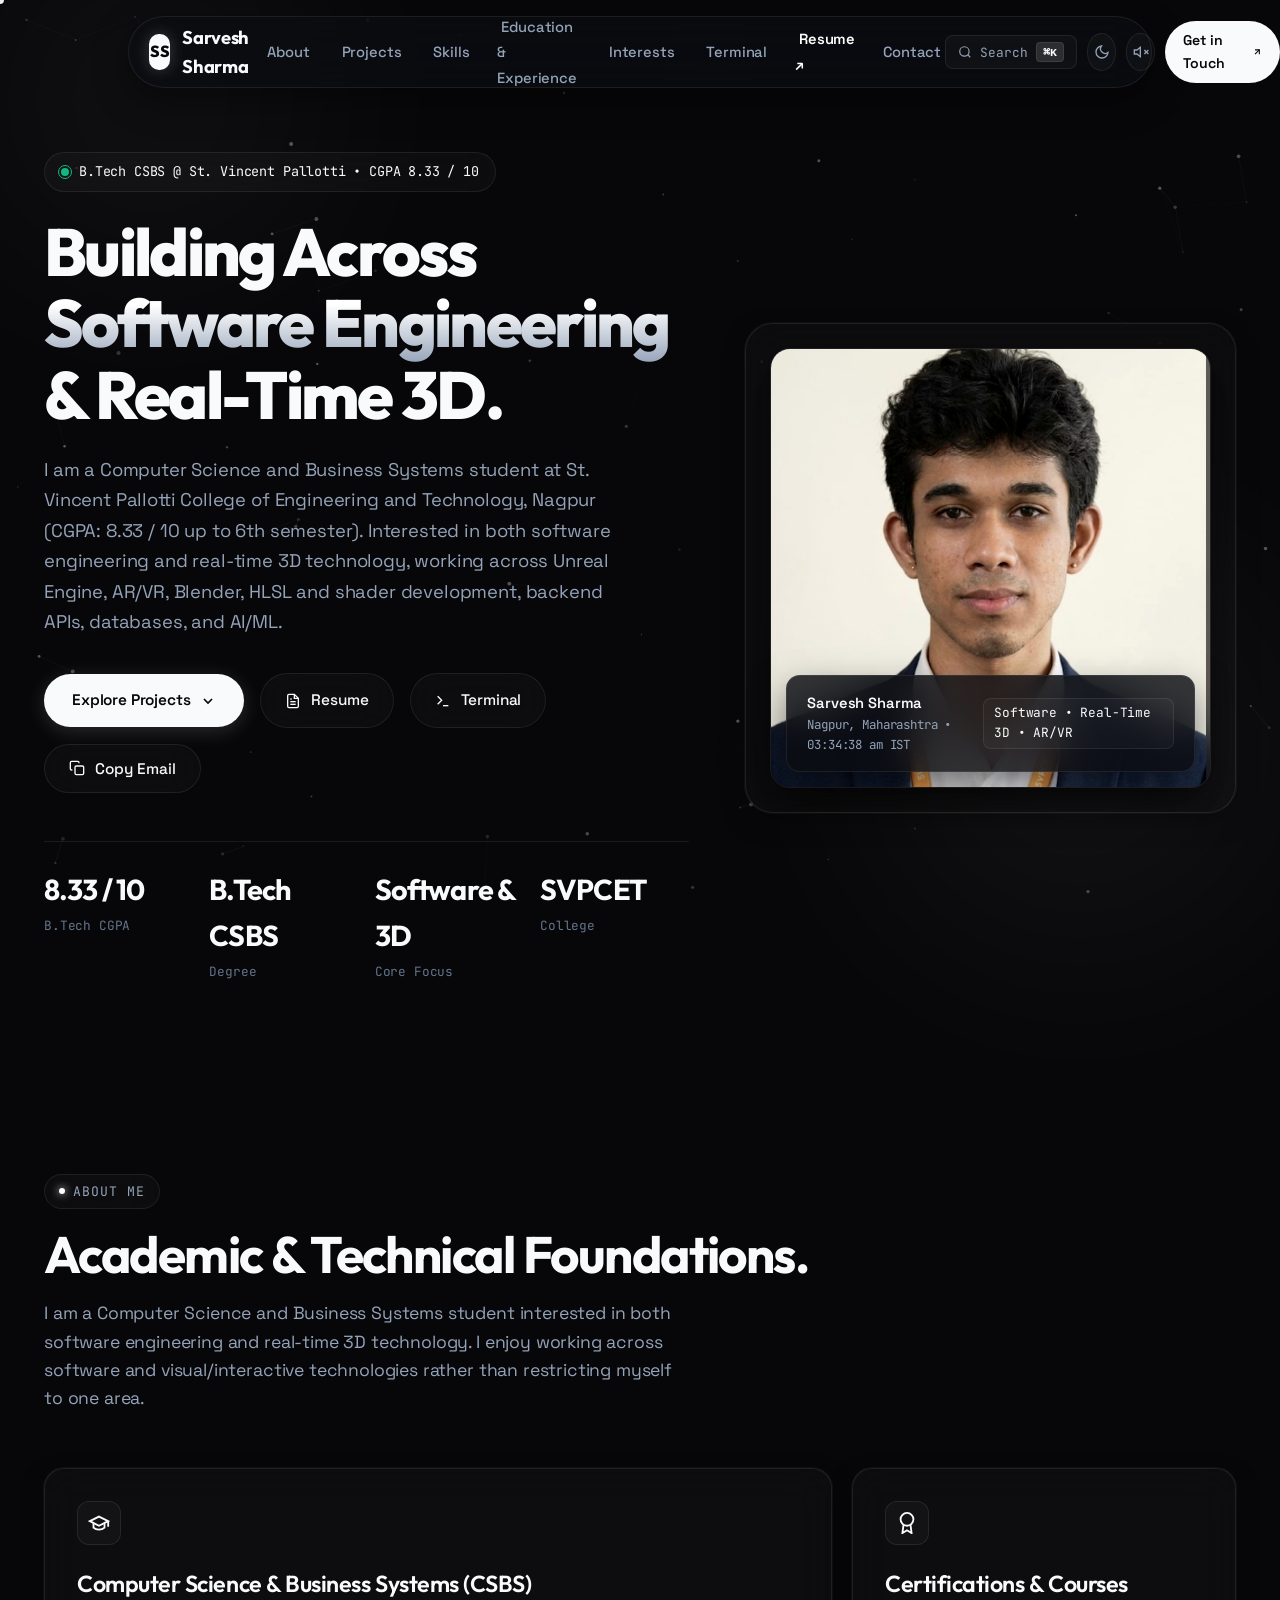
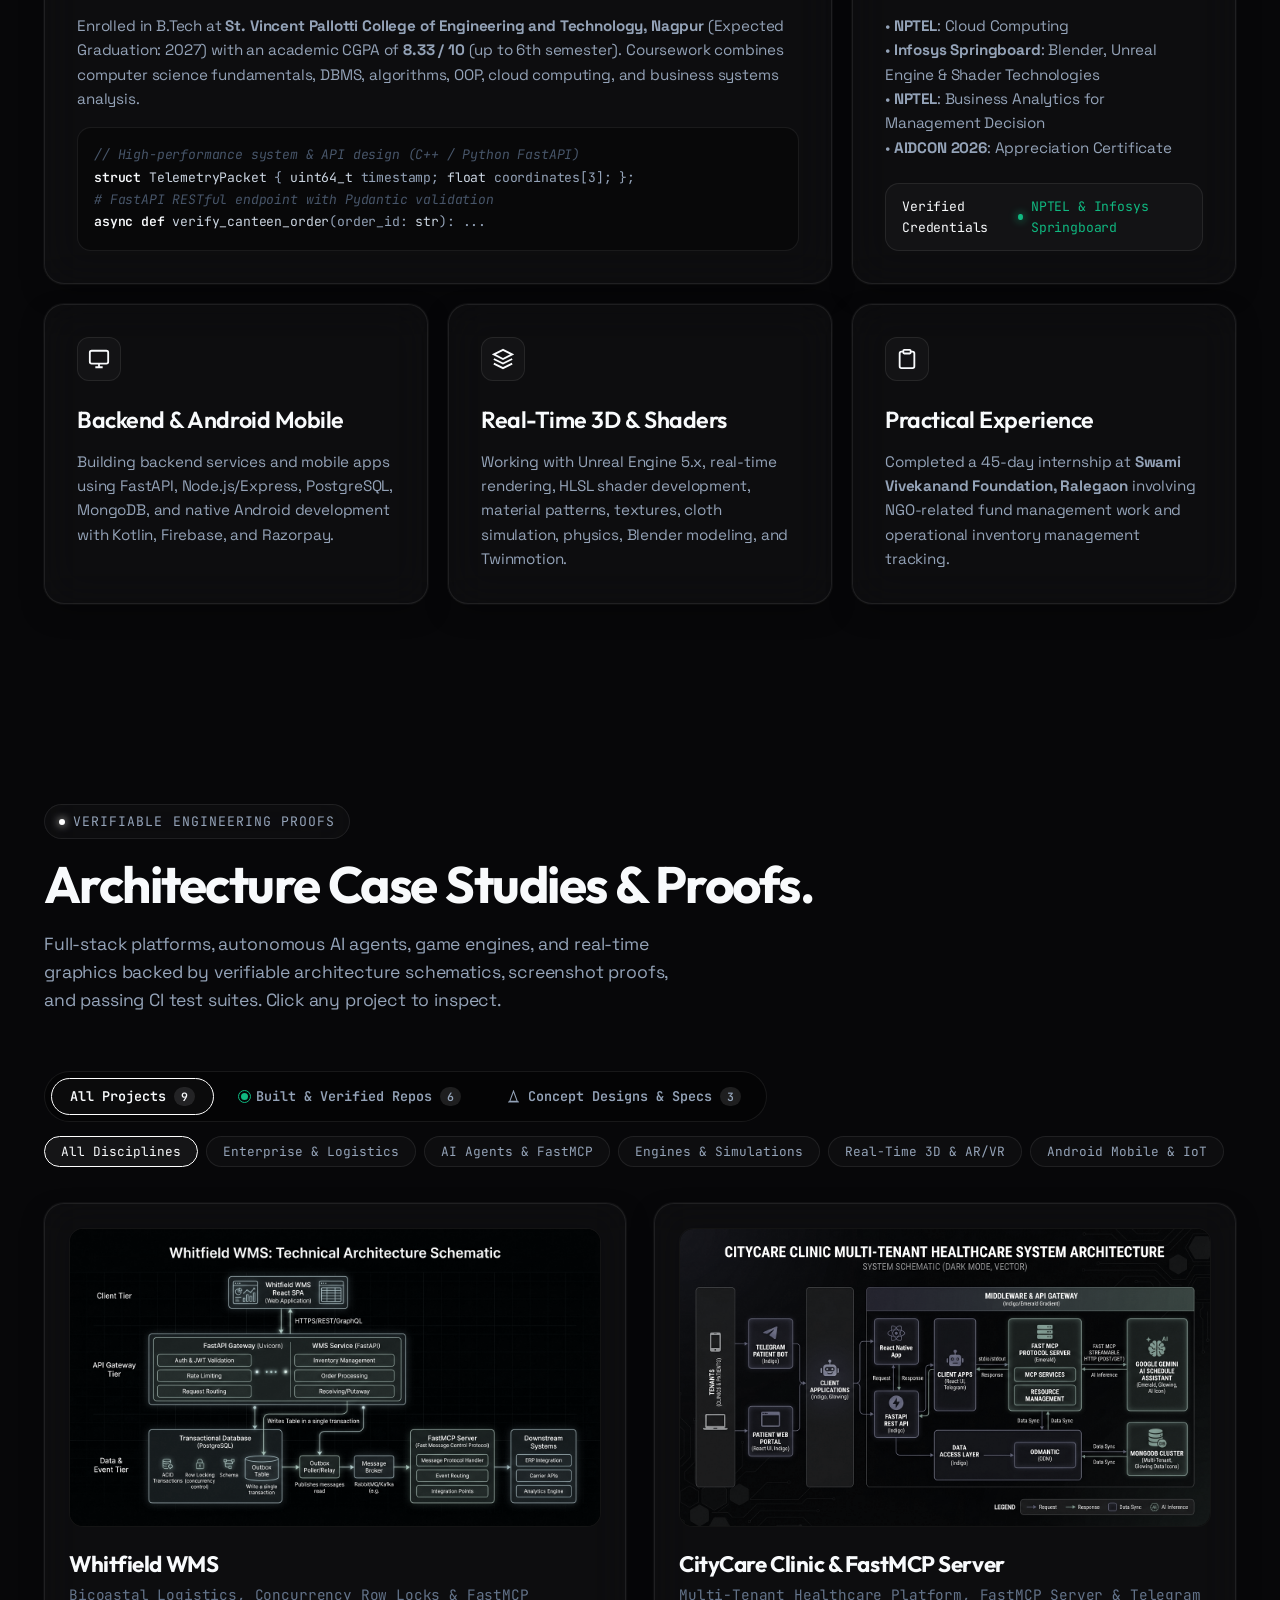
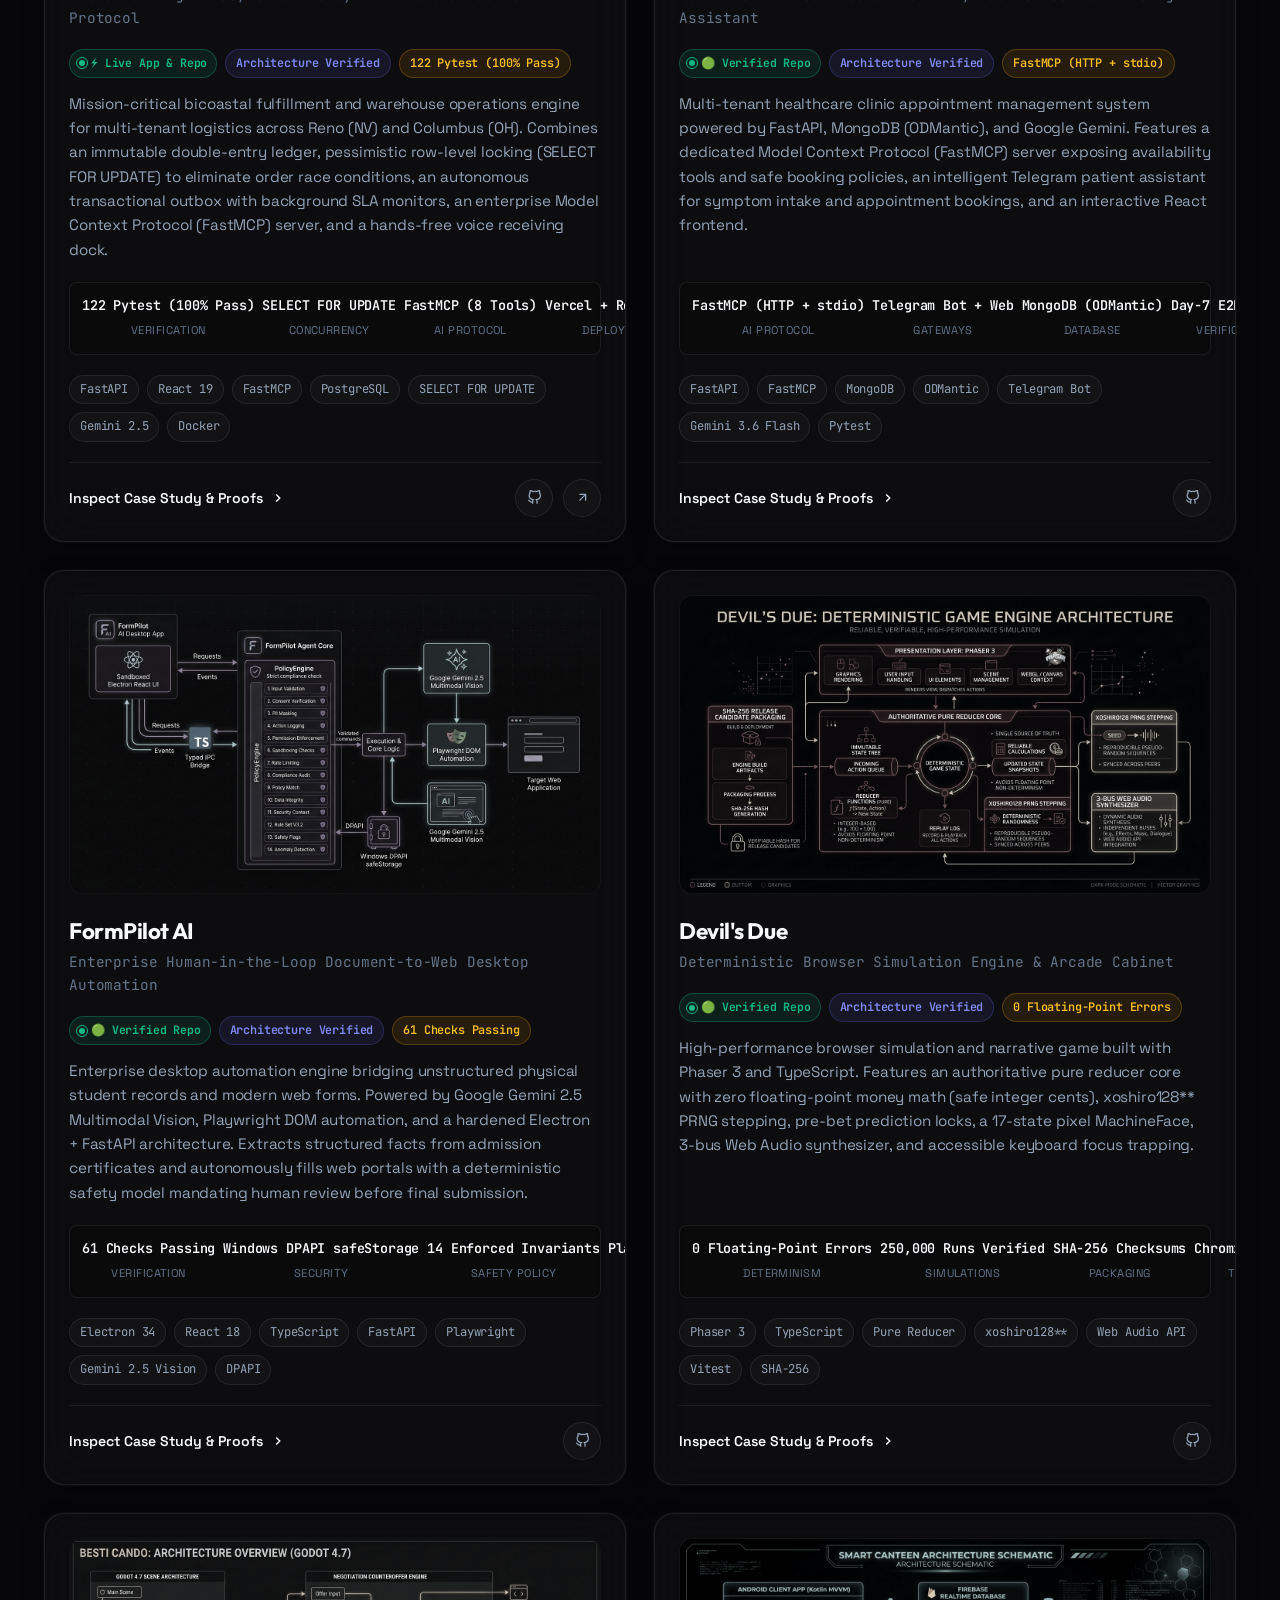
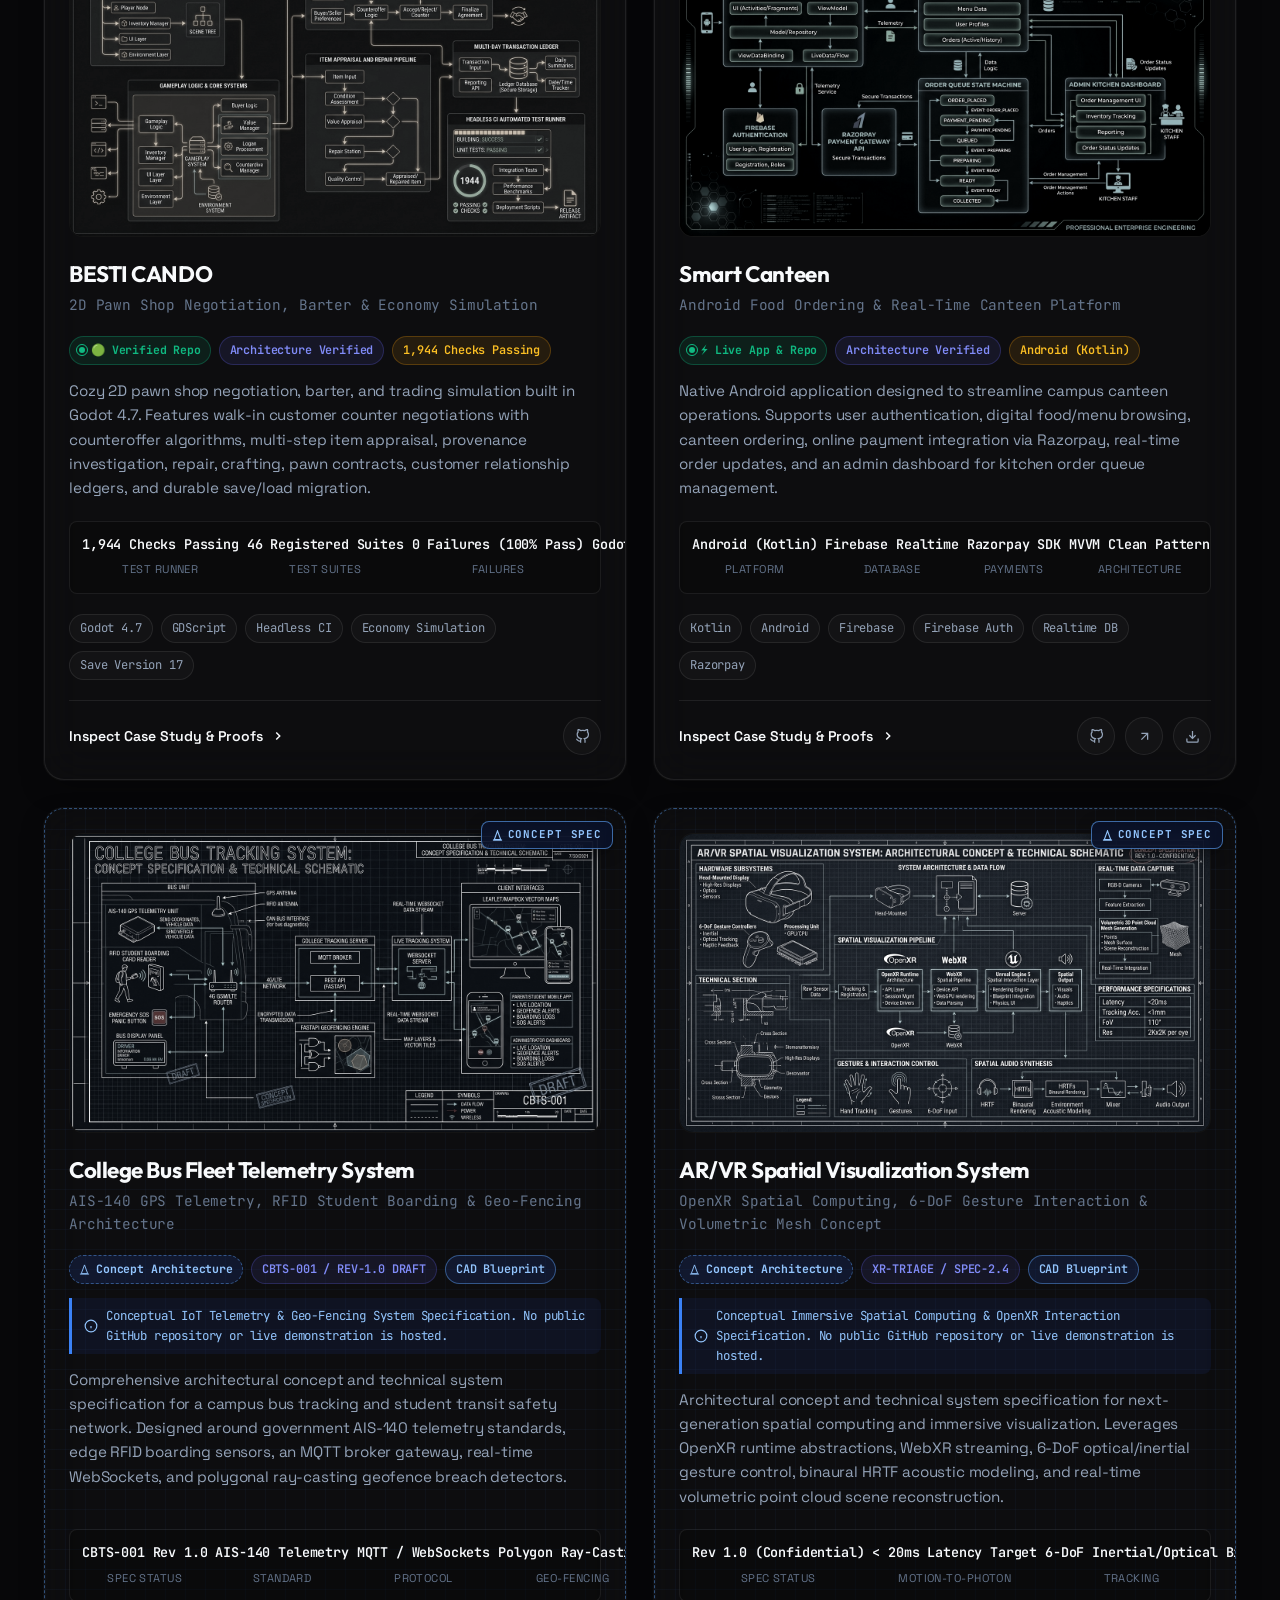
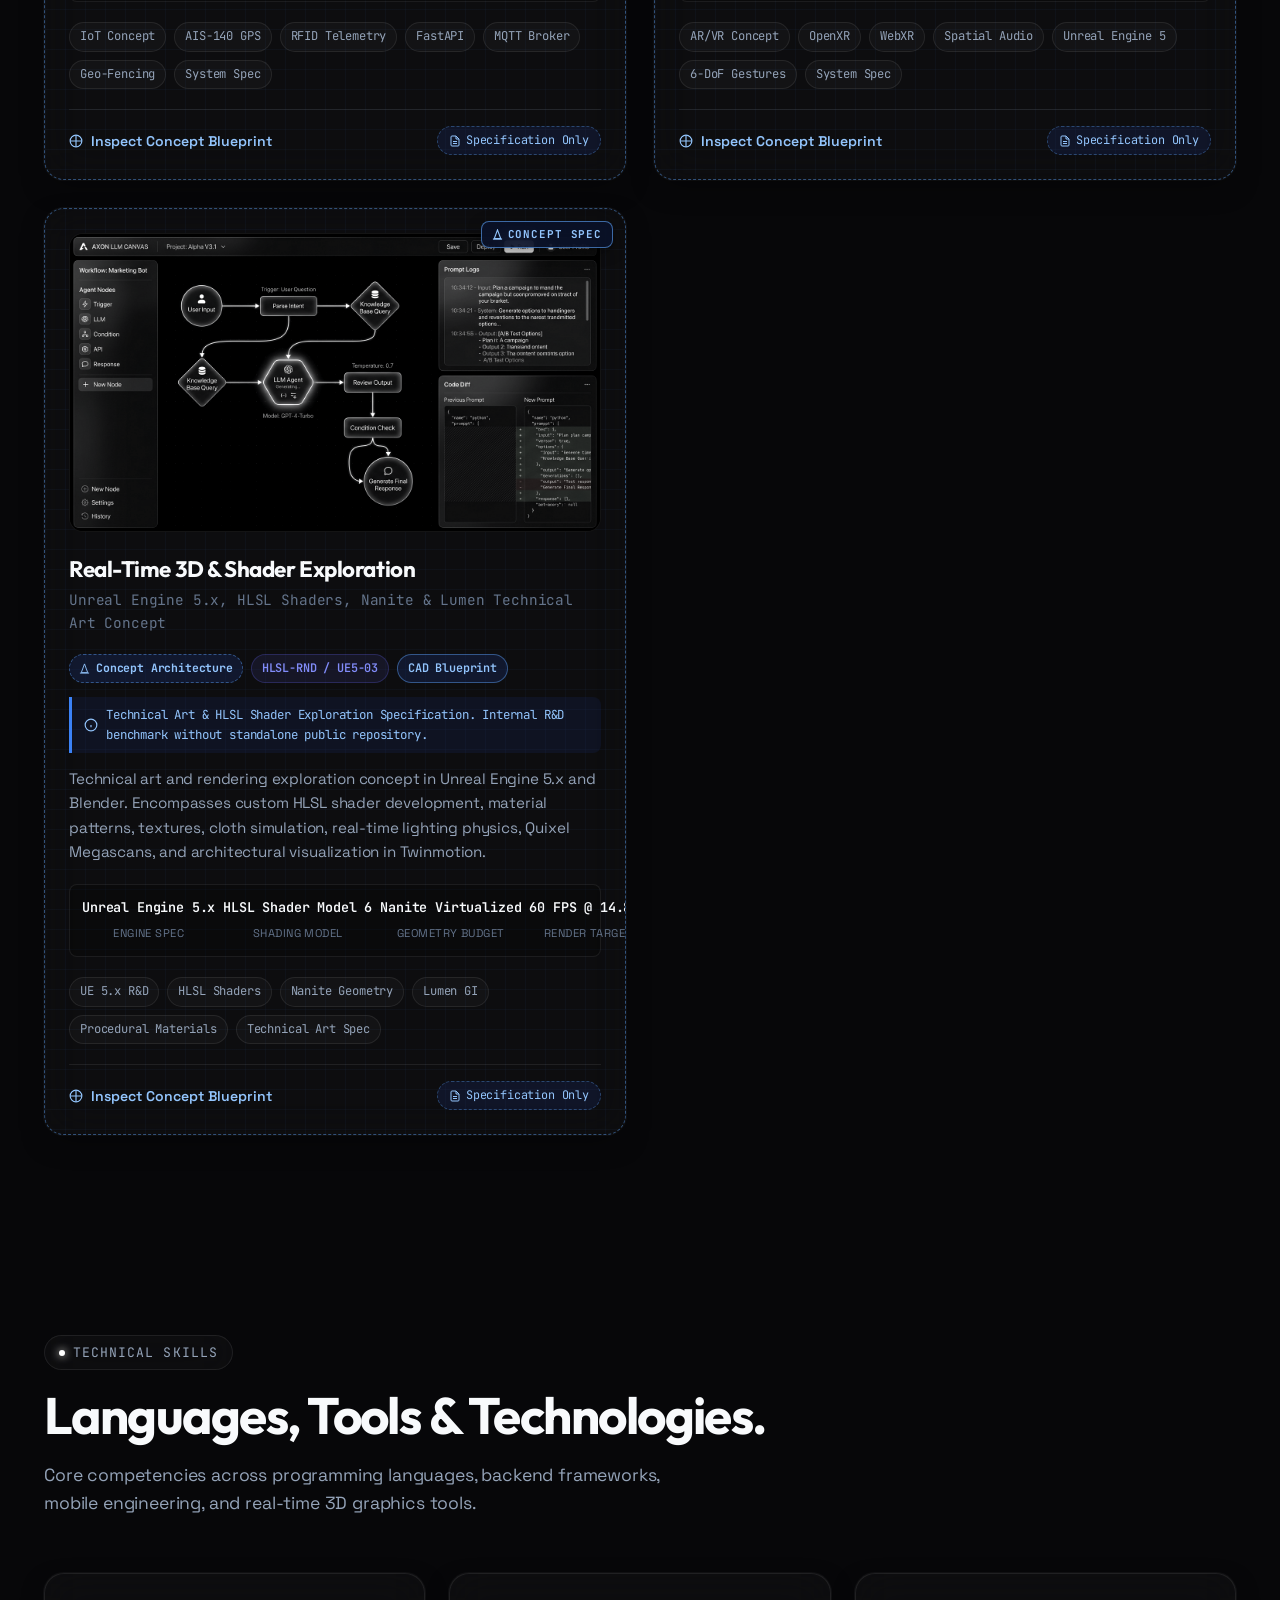
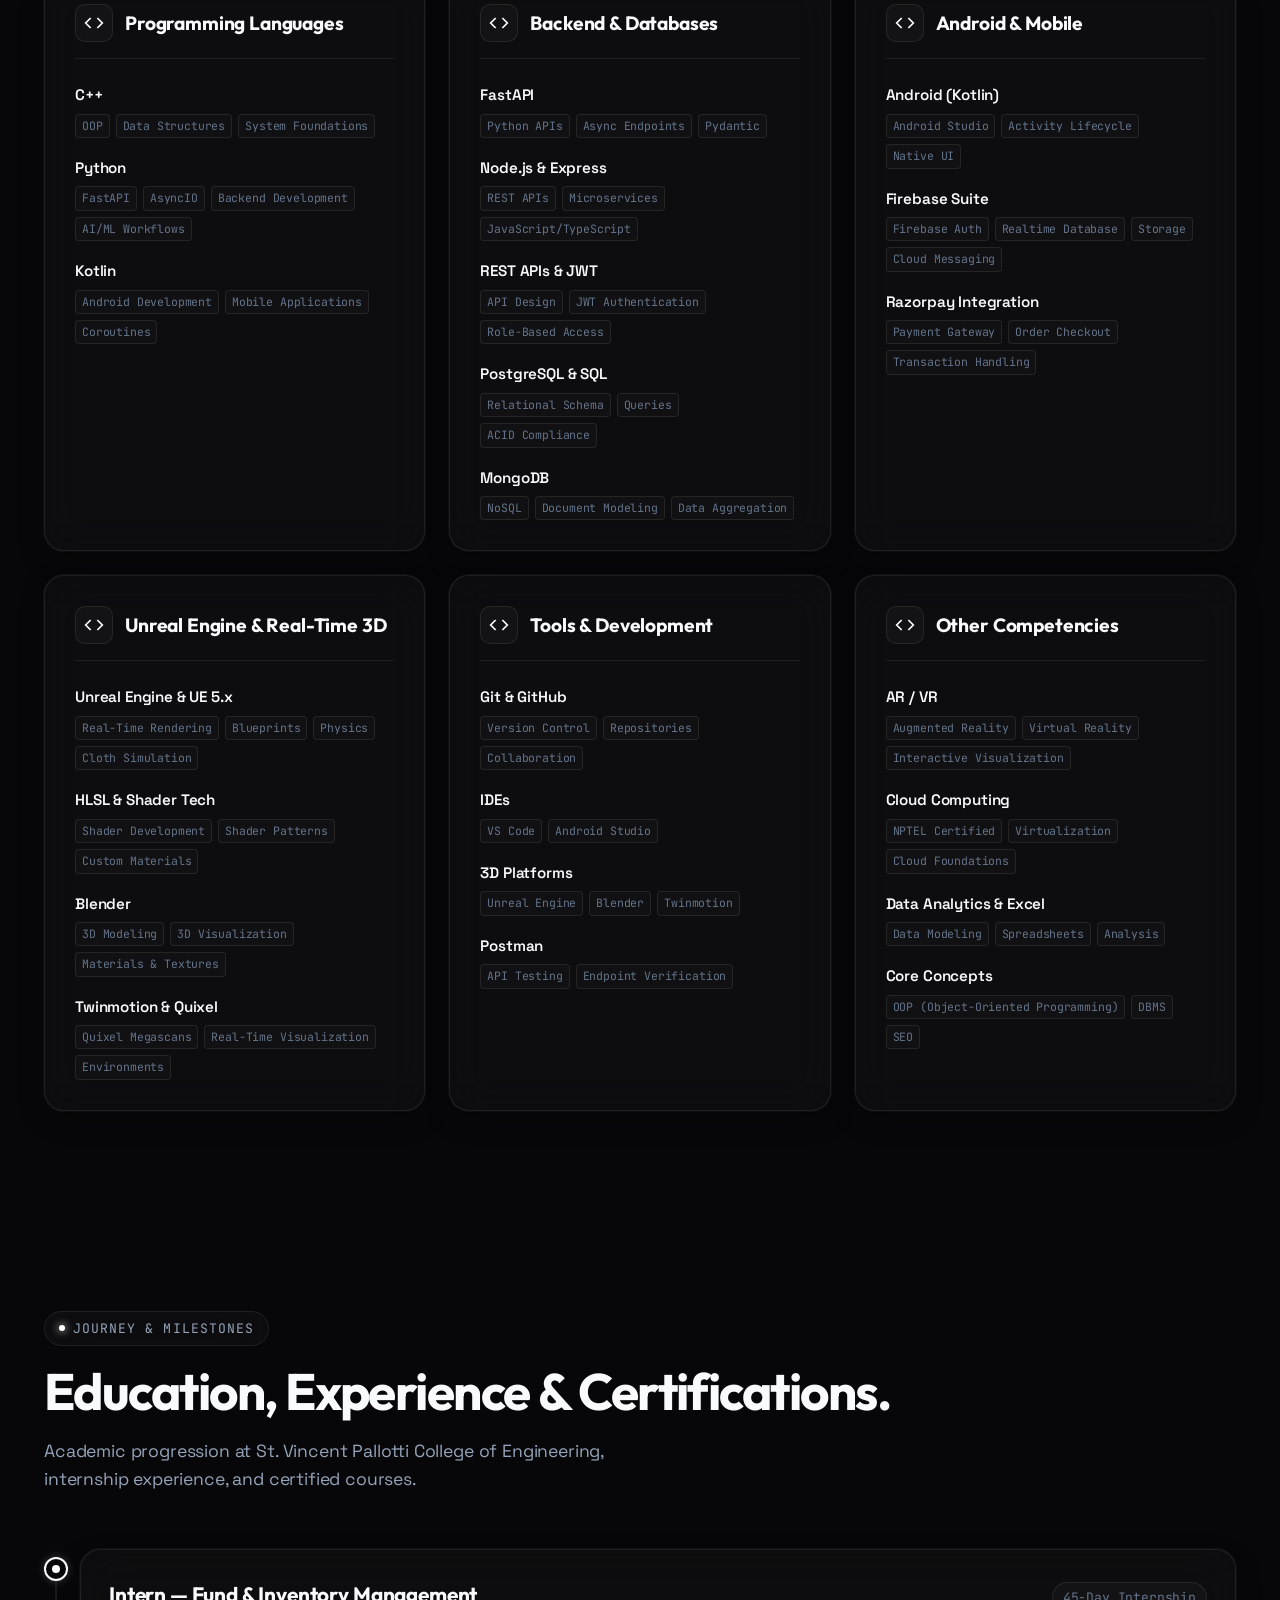
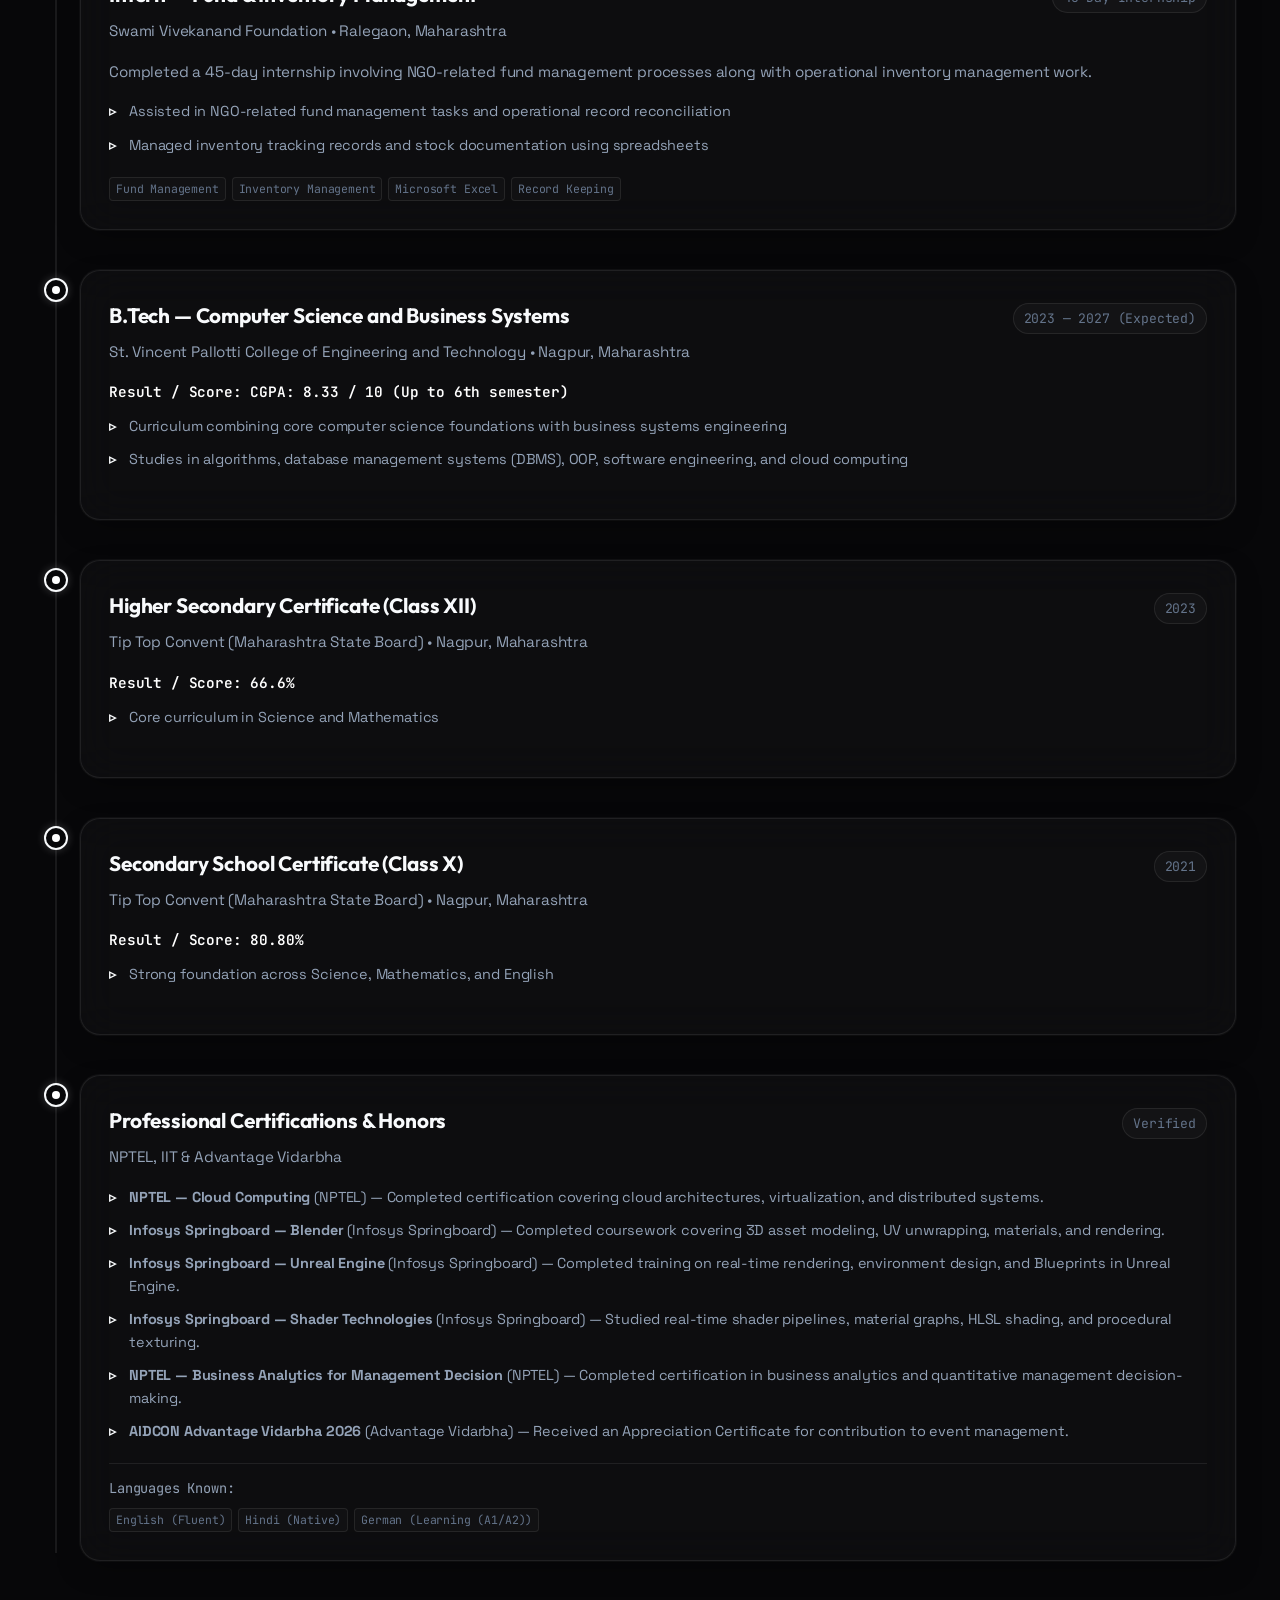
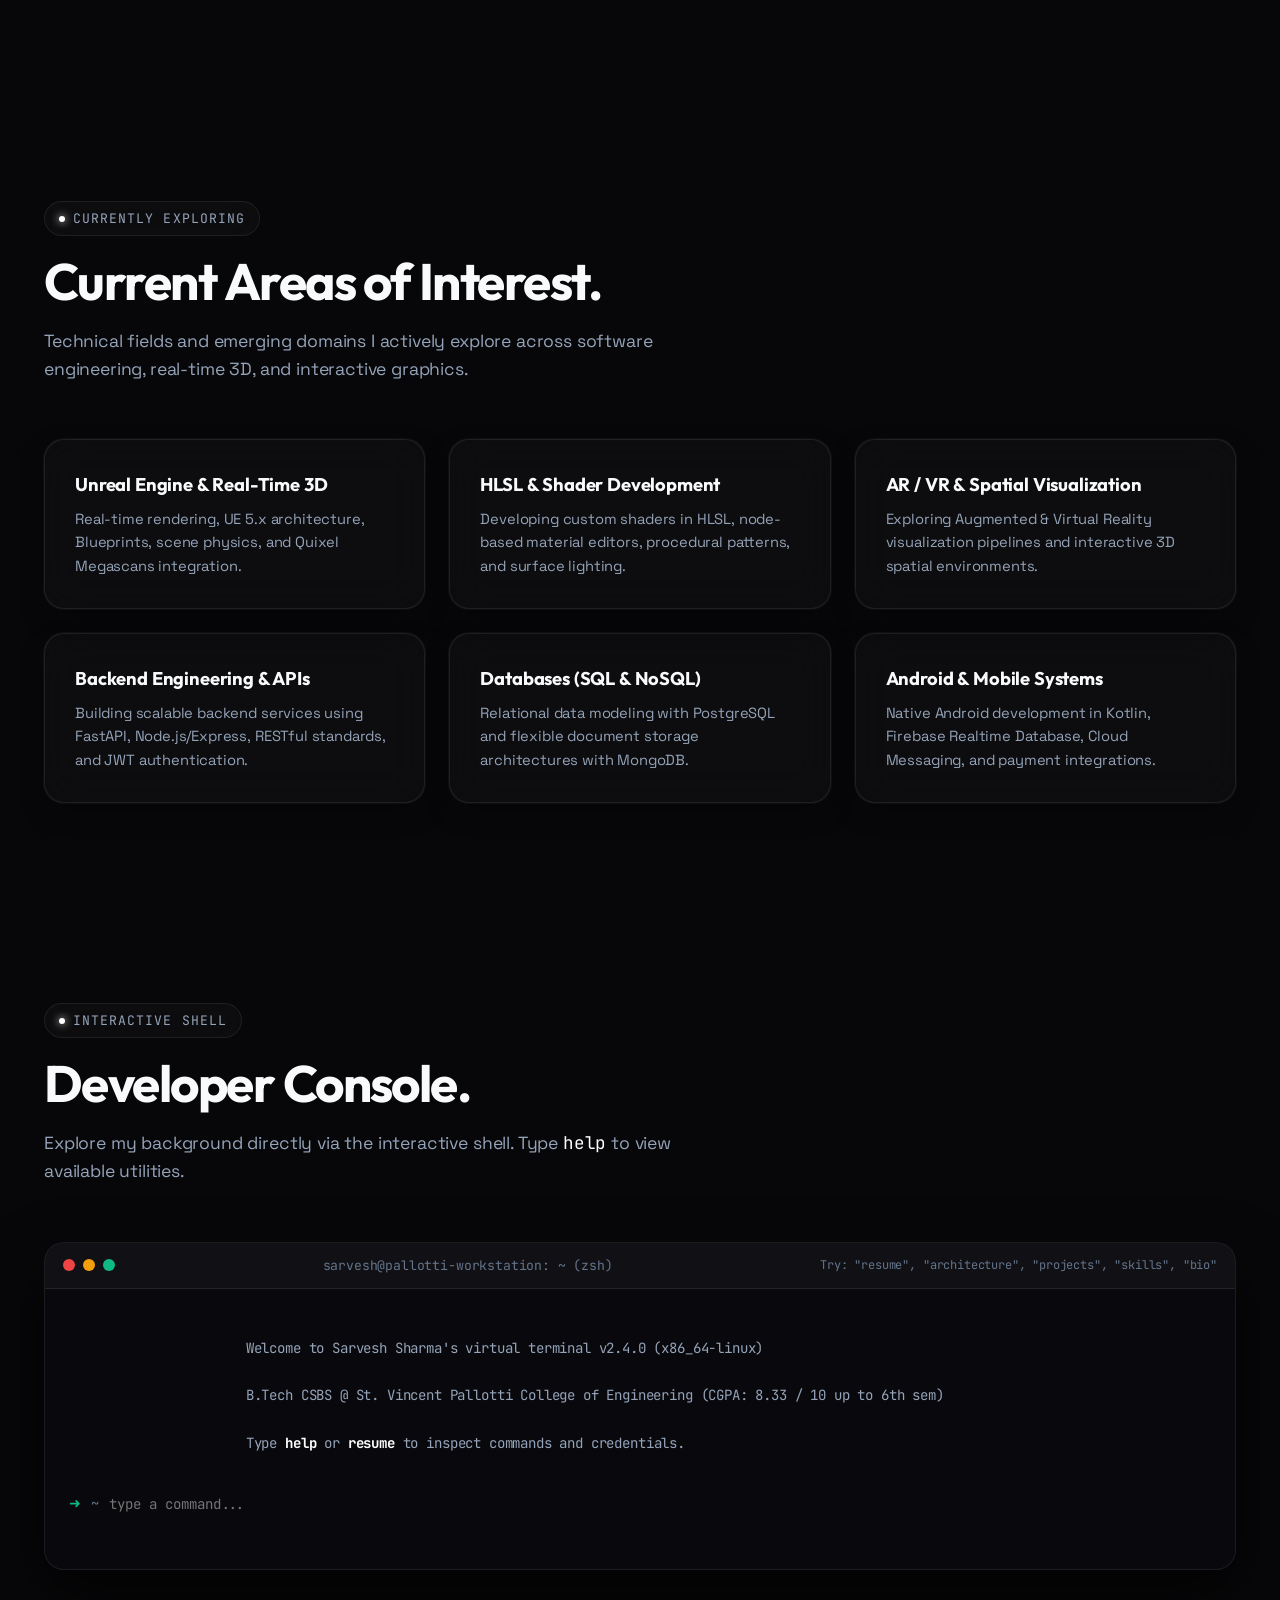
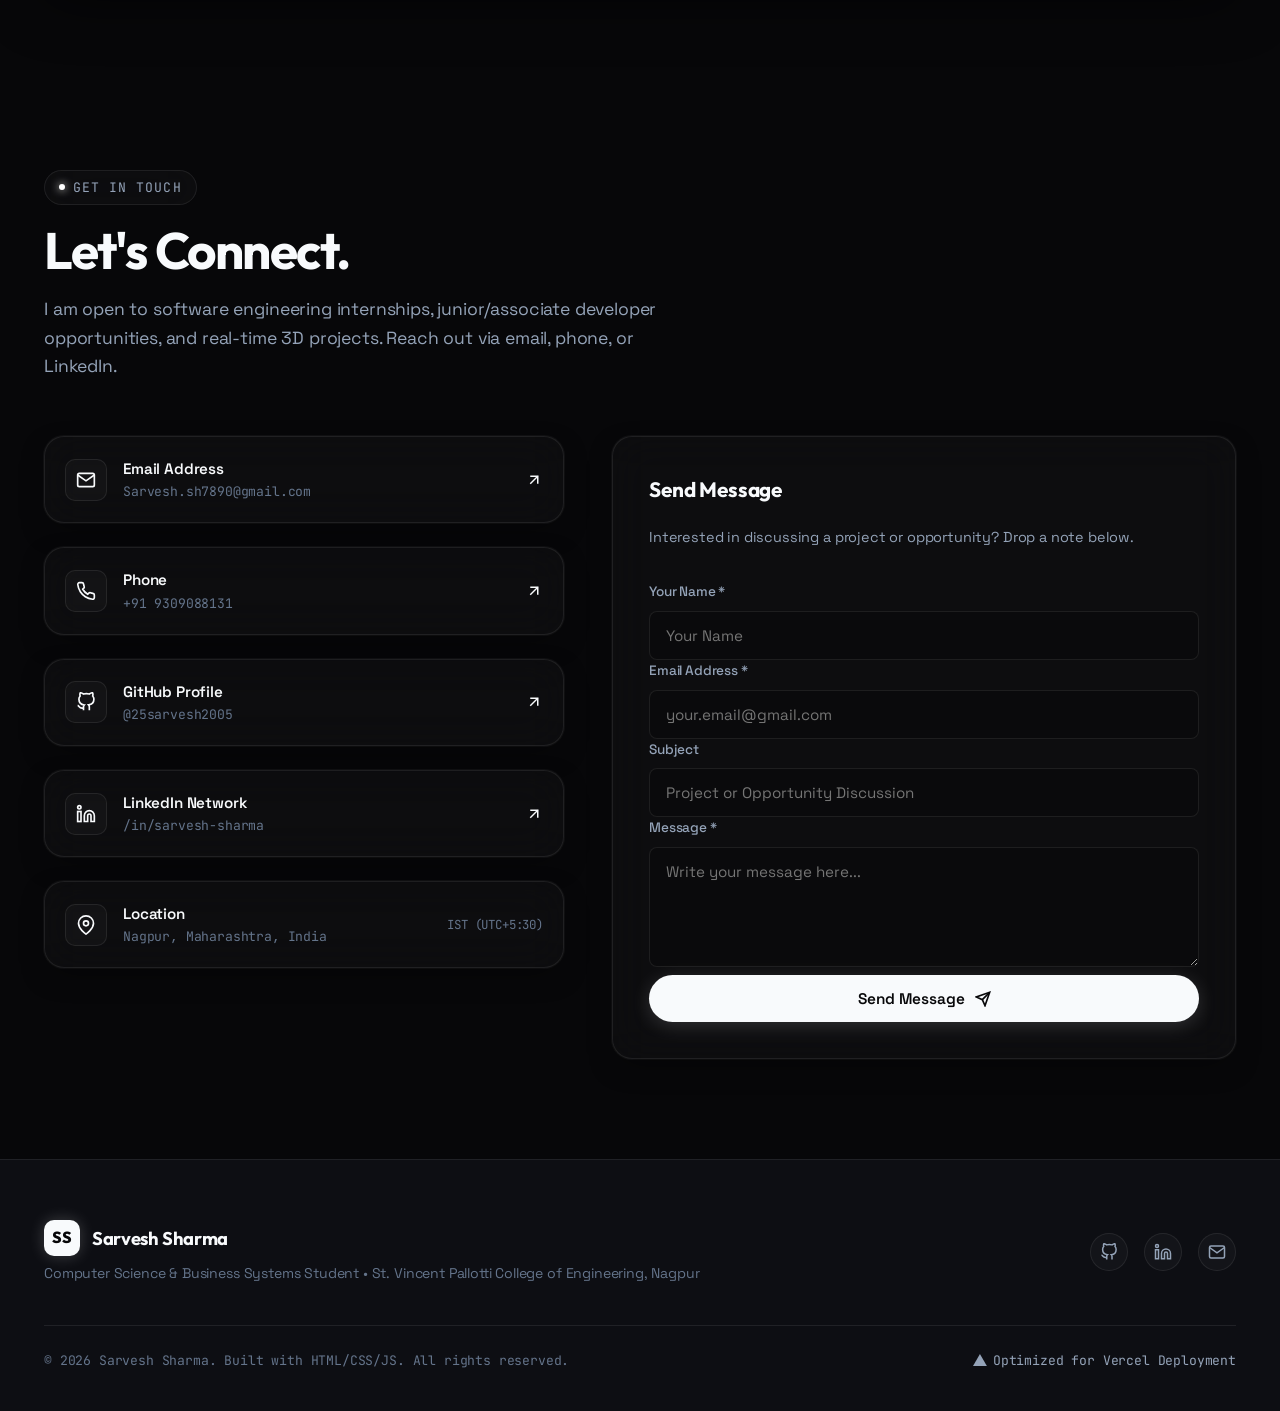
<file: index.html>
<!DOCTYPE html>
<html lang="en" data-theme="dark">
<head>
  <meta charset="UTF-8">
  <meta name="viewport" content="width=device-width, initial-scale=1.0">
  
  <!-- SEO Best Practices -->
  <title>Sarvesh Sharma — Portfolio</title>
  <meta name="description" content="Portfolio of Sarvesh Sharma — Computer Science and Business Systems student at St. Vincent Pallotti College of Engineering & Technology, Nagpur (CGPA 8.33 / 10 up to 6th semester), working across software engineering, backend APIs, and real-time 3D technology.">
  <meta name="keywords" content="Sarvesh Sharma, Computer Science, Unreal Engine, Real-time 3D, AR/VR, Blender, HLSL, Shader Development, FastAPI, Python, Kotlin, Android, PostgreSQL, Nagpur">
  <meta name="author" content="Sarvesh Sharma">
  <meta name="theme-color" content="#070709">
  
  <!-- OpenGraph / Social Sharing -->
  <meta property="og:type" content="website">
  <meta property="og:url" content="https://github.com/25sarvesh2005">
  <meta property="og:title" content="Sarvesh Sharma — Portfolio">
  <meta property="og:description" content="Computer Science and Business Systems student building across software engineering and real-time 3D technology.">
  <meta property="og:image" content="assets/images/sarvesh.jpg">

  <!-- Twitter Card -->
  <meta name="twitter:card" content="summary_large_image">
  <meta name="twitter:title" content="Sarvesh Sharma — Portfolio">
  <meta name="twitter:description" content="Computer Science and Business Systems student building across software engineering and real-time 3D technology.">
  <meta name="twitter:image" content="assets/images/sarvesh.jpg">

  <!-- Favicon -->
  <link rel="icon" type="image/svg+xml" href="data:image/svg+xml,<svg xmlns='http://www.w3.org/2000/svg' viewBox='0 0 100 100'><rect width='100' height='100' rx='25' fill='%23070709'/><text x='50%' y='62%' font-size='46' font-family='sans-serif' font-weight='800' fill='%23ffffff' text-anchor='middle'>SS</text></svg>">

  <!-- Structured Data (JSON-LD) -->
  <script type="application/ld+json">
  {
    "@context": "https://schema.org",
    "@type": "Person",
    "name": "Sarvesh Sharma",
    "jobTitle": "Student, Computer Science and Business Systems",
    "telephone": "+919309088131",
    "email": "Sarvesh.sh7890@gmail.com",
    "address": {
      "@type": "PostalAddress",
      "addressLocality": "Nagpur",
      "addressRegion": "Maharashtra",
      "addressCountry": "India"
    },
    "alumniOf": {
      "@type": "CollegeOrUniversity",
      "name": "St. Vincent Pallotti College of Engineering and Technology, Nagpur"
    },
    "sameAs": [
      "https://github.com/25sarvesh2005",
      "https://linkedin.com/in/sarvesh-sharma"
    ],
    "knowsAbout": ["C++", "Python", "Kotlin", "FastAPI", "PostgreSQL", "MongoDB", "Android", "Firebase", "Unreal Engine", "Blender", "HLSL", "Shaders", "AR/VR"]
  }
  </script>

  <link rel="stylesheet" href="style.css">
</head>
<body>

  <!-- Interactive Ambient Canvas Layer -->
  <canvas id="ambient-canvas"></canvas>
  <div class="ambient-noise"></div>
  <div class="ambient-glow-circle glow-top-left"></div>
  <div class="ambient-glow-circle glow-bottom-right"></div>

  <!-- Custom Cursor Elements -->
  <div class="custom-cursor" id="cursor-dot"></div>
  <div class="custom-cursor-follower" id="cursor-ring"></div>

  <div class="app-wrapper">

    <!-- Floating Navigation Bar -->
    <header class="site-header" id="header">
      <nav class="nav-container" aria-label="Main Navigation">
        <a href="#hero" class="logo-area" aria-label="Sarvesh Sharma Home">
          <div class="logo-symbol">SS</div>
          <span class="logo-text">Sarvesh Sharma</span>
        </a>

        <ul class="nav-links">
          <li class="nav-item"><a href="#about">About</a></li>
          <li class="nav-item"><a href="#projects">Projects</a></li>
          <li class="nav-item"><a href="#skills">Skills</a></li>
          <li class="nav-item"><a href="#experience">Education & Experience</a></li>
          <li class="nav-item"><a href="#interests">Interests</a></li>
          <li class="nav-item"><a href="#terminal">Terminal</a></li>
          <li class="nav-item"><a href="resume.html" target="_blank" style="color: var(--accent-pure); font-weight: 600;">Resume ↗</a></li>
          <li class="nav-item"><a href="#contact">Contact</a></li>
        </ul>

        <div class="nav-actions">
          <button class="cmd-k-pill" id="open-cmd-btn" aria-label="Open Command Palette" title="Command Palette (Cmd+K)">
            <svg width="14" height="14" viewBox="0 0 24 24" fill="none" stroke="currentColor" stroke-width="2"><circle cx="11" cy="11" r="8"></circle><line x1="21" y1="21" x2="16.65" y2="16.65"></line></svg>
            <span>Search</span>
            <kbd>⌘K</kbd>
          </button>

          <button class="icon-btn" id="theme-toggle" aria-label="Toggle Theme" title="Toggle Obsidian/Pearl Theme">
            <svg id="theme-moon-icon" width="16" height="16" viewBox="0 0 24 24" fill="none" stroke="currentColor" stroke-width="2"><path d="M21 12.79A9 9 0 1 1 11.21 3 7 7 0 0 0 21 12.79z"></path></svg>
            <svg id="theme-sun-icon" style="display:none;" width="16" height="16" viewBox="0 0 24 24" fill="none" stroke="currentColor" stroke-width="2"><circle cx="12" cy="12" r="5"></circle><line x1="12" y1="1" x2="12" y2="3"></line><line x1="12" y1="21" x2="12" y2="23"></line><line x1="4.22" y1="4.22" x2="5.64" y2="5.64"></line><line x1="18.36" y1="18.36" x2="19.78" y2="19.78"></line><line x1="1" y1="12" x2="3" y2="12"></line><line x1="21" y1="12" x2="23" y2="12"></line><line x1="4.22" y1="19.78" x2="5.64" y2="18.36"></line><line x1="18.36" y1="5.64" x2="19.78" y2="4.22"></line></svg>
          </button>

          <button class="icon-btn" id="sound-toggle" aria-label="Toggle Haptic Clicks" title="Toggle Audio Clicks">
            <svg id="sound-on-icon" width="16" height="16" viewBox="0 0 24 24" fill="none" stroke="currentColor" stroke-width="2"><polygon points="11 5 6 9 2 9 2 15 6 15 11 19 11 5"></polygon><path d="M19.07 4.93a10 10 0 0 1 0 14.14M15.54 8.46a5 5 0 0 1 0 7.07"></path></svg>
            <svg id="sound-off-icon" style="display:none;" width="16" height="16" viewBox="0 0 24 24" fill="none" stroke="currentColor" stroke-width="2"><polygon points="11 5 6 9 2 9 2 15 6 15 11 19 11 5"></polygon><line x1="23" y1="9" x2="17" y2="15"></line><line x1="17" y1="9" x2="23" y2="15"></line></svg>
          </button>

          <a href="#contact" class="hire-btn">
            <span>Get in Touch</span>
            <svg width="14" height="14" viewBox="0 0 24 24" fill="none" stroke="currentColor" stroke-width="2.5"><line x1="7" y1="17" x2="17" y2="7"></line><polyline points="7 7 17 7 17 17"></polyline></svg>
          </a>

          <button class="icon-btn mobile-menu-toggle" id="mobile-menu-btn" aria-label="Open Navigation Menu">
            <svg width="20" height="20" viewBox="0 0 24 24" fill="none" stroke="currentColor" stroke-width="2"><line x1="3" y1="12" x2="21" y2="12"></line><line x1="3" y1="6" x2="21" y2="6"></line><line x1="3" y1="18" x2="21" y2="18"></line></svg>
          </button>
        </div>
      </nav>
    </header>

    <main>
      <!-- Hero Section -->
      <section class="hero-section" id="hero">
        <div class="container">
          <div class="hero-grid">
            <div class="hero-content-col">
              <div class="hero-status-badge">
                <span class="status-dot"></span>
                <span id="hero-status-text">B.Tech CSBS @ St. Vincent Pallotti • CGPA 8.33 / 10</span>
              </div>

              <h1 class="hero-title">
                Building Across <span class="hero-title-highlight">Software Engineering</span> & Real-Time 3D.
              </h1>

              <p class="hero-bio" id="hero-bio-text">
                I am a Computer Science and Business Systems student at St. Vincent Pallotti College of Engineering and Technology, Nagpur (CGPA: 8.33 / 10 up to 6th semester). Interested in both software engineering and real-time 3D technology, working across Unreal Engine, AR/VR, Blender, HLSL and shader development, backend APIs, databases, and AI/ML.
              </p>

              <div class="hero-cta-group">
                <a href="#projects" class="btn-primary">
                  <span>Explore Projects</span>
                  <svg width="16" height="16" viewBox="0 0 24 24" fill="none" stroke="currentColor" stroke-width="2.5"><polyline points="6 9 12 15 18 9"></polyline></svg>
                </a>

                <a href="resume.html" target="_blank" class="btn-glass" title="View & Print ATS-Compliant Resume">
                  <svg width="16" height="16" viewBox="0 0 24 24" fill="none" stroke="currentColor" stroke-width="2"><path d="M14 2H6a2 2 0 0 0-2 2v16a2 2 0 0 0 2 2h12a2 2 0 0 0 2-2V8z"></path><polyline points="14 2 14 8 20 8"></polyline><line x1="16" y1="13" x2="8" y2="13"></line><line x1="16" y1="17" x2="8" y2="17"></line><polyline points="10 9 9 9 8 9"></polyline></svg>
                  <span>Resume</span>
                </a>

                <a href="#terminal" class="btn-glass">
                  <svg width="16" height="16" viewBox="0 0 24 24" fill="none" stroke="currentColor" stroke-width="2"><polyline points="4 17 10 11 4 5"></polyline><line x1="12" y1="19" x2="20" y2="19"></line></svg>
                  <span>Terminal</span>
                </a>

                <button class="btn-glass" id="copy-email-hero-btn" title="Click to copy email address">
                  <svg width="16" height="16" viewBox="0 0 24 24" fill="none" stroke="currentColor" stroke-width="2"><rect x="9" y="9" width="13" height="13" rx="2" ry="2"></rect><path d="M5 15H4a2 2 0 0 1-2-2V4a2 2 0 0 1 2-2h9a2 2 0 0 1 2 2v1"></path></svg>
                  <span>Copy Email</span>
                </button>
              </div>

              <!-- Quick Metrics Grid -->
              <div class="hero-stats-row" id="hero-stats-container">
                <!-- Dynamically populated from config.js -->
              </div>
            </div>

            <!-- Hero Bento Visual / Monochromatic Portrait Card -->
            <div class="hero-visual-card glass-panel spotlight-card">
              <div class="hero-avatar-frame">
                <img src="assets/images/sarvesh.jpg" alt="Sarvesh Sharma" loading="eager" width="600" height="600">
              </div>

              <div class="hero-floating-pill">
                <div class="pill-info">
                  <span class="pill-title">Sarvesh Sharma</span>
                  <span class="pill-sub" id="live-time-ticker">Nagpur, Maharashtra • Local Time</span>
                </div>
                <div class="pill-code">Software • Real-Time 3D • AR/VR</div>
              </div>
            </div>
          </div>
        </div>
      </section>

      <!-- Bento Grid Architecture & Philosophy Section -->
      <section id="about">
        <div class="container">
          <div class="section-header">
            <div class="section-tag">About Me</div>
            <h2 class="section-title">Academic & Technical Foundations.</h2>
            <p class="section-desc">
              I am a Computer Science and Business Systems student interested in both software engineering and real-time 3D technology. I enjoy working across software and visual/interactive technologies rather than restricting myself to one area.
            </p>
          </div>

          <div class="bento-grid">
            <!-- Bento Item 1: Academic Specialization -->
            <div class="bento-col-8 glass-panel spotlight-card bento-card">
              <div>
                <div class="bento-icon-badge">
                  <svg width="22" height="22" viewBox="0 0 24 24" fill="none" stroke="currentColor" stroke-width="2"><path d="M22 10v6M2 10l10-5 10 5-10 5z"></path><path d="M6 12v5c3 3 9 3 12 0v-5"></path></svg>
                </div>
                <h3 class="bento-card-title">Computer Science & Business Systems (CSBS)</h3>
                <p class="bento-card-text">
                  Enrolled in B.Tech at <strong>St. Vincent Pallotti College of Engineering and Technology, Nagpur</strong> (Expected Graduation: 2027) with an academic CGPA of <strong>8.33 / 10</strong> (up to 6th semester). Coursework combines computer science fundamentals, DBMS, algorithms, OOP, cloud computing, and business systems analysis.
                </p>
                <div class="code-preview-box">
                  <span class="code-comment">// High-performance system & API design (C++ / Python FastAPI)</span><br>
                  <span class="code-keyword">struct</span> <span class="code-func">TelemetryPacket</span> { <span class="code-func">uint64_t</span> timestamp; <span class="code-func">float</span> coordinates[<span class="code-string">3</span>]; };<br>
                  <span class="code-comment"># FastAPI RESTful endpoint with Pydantic validation</span><br>
                  <span class="code-keyword">async def</span> <span class="code-func">verify_canteen_order</span>(order_id: <span class="code-func">str</span>): ...
                </div>
              </div>
            </div>

            <!-- Bento Item 2: Certifications -->
            <div class="bento-col-4 glass-panel spotlight-card bento-card">
              <div>
                <div class="bento-icon-badge">
                  <svg width="22" height="22" viewBox="0 0 24 24" fill="none" stroke="currentColor" stroke-width="2"><circle cx="12" cy="8" r="7"></circle><polyline points="8.21 13.89 7 23 12 20 17 23 15.79 13.88"></polyline></svg>
                </div>
                <h3 class="bento-card-title">Certifications & Courses</h3>
                <p class="bento-card-text">
                  • <strong>NPTEL</strong>: Cloud Computing<br>
                  • <strong>Infosys Springboard</strong>: Blender, Unreal Engine & Shader Technologies<br>
                  • <strong>NPTEL</strong>: Business Analytics for Management Decision<br>
                  • <strong>AIDCON 2026</strong>: Appreciation Certificate
                </p>
              </div>
              <div class="system-live-bar">
                <span>Verified Credentials</span>
                <span class="uptime-badge">NPTEL & Infosys Springboard</span>
              </div>
            </div>

            <!-- Bento Item 3: Backend & Mobile -->
            <div class="bento-col-4 glass-panel spotlight-card bento-card">
              <div>
                <div class="bento-icon-badge">
                  <svg width="22" height="22" viewBox="0 0 24 24" fill="none" stroke="currentColor" stroke-width="2"><rect x="2" y="3" width="20" height="14" rx="2" ry="2"></rect><line x1="8" y1="21" x2="16" y2="21"></line><line x1="12" y1="17" x2="12" y2="21"></line></svg>
                </div>
                <h3 class="bento-card-title">Backend & Android Mobile</h3>
                <p class="bento-card-text">
                  Building backend services and mobile apps using FastAPI, Node.js/Express, PostgreSQL, MongoDB, and native Android development with Kotlin, Firebase, and Razorpay.
                </p>
              </div>
            </div>

            <!-- Bento Item 4: Real-Time 3D, HLSL & Shaders -->
            <div class="bento-col-4 glass-panel spotlight-card bento-card">
              <div>
                <div class="bento-icon-badge">
                  <svg width="22" height="22" viewBox="0 0 24 24" fill="none" stroke="currentColor" stroke-width="2"><polygon points="12 2 2 7 12 12 22 7 12 2"></polygon><polyline points="2 17 12 22 22 17"></polyline><polyline points="2 12 12 17 22 12"></polyline></svg>
                </div>
                <h3 class="bento-card-title">Real-Time 3D & Shaders</h3>
                <p class="bento-card-text">
                  Working with Unreal Engine 5.x, real-time rendering, HLSL shader development, material patterns, textures, cloth simulation, physics, Blender modeling, and Twinmotion.
                </p>
              </div>
            </div>

            <!-- Bento Item 5: NGO Internship & Inventory -->
            <div class="bento-col-4 glass-panel spotlight-card bento-card">
              <div>
                <div class="bento-icon-badge">
                  <svg width="22" height="22" viewBox="0 0 24 24" fill="none" stroke="currentColor" stroke-width="2"><path d="M16 4h2a2 2 0 0 1 2 2v14a2 2 0 0 1-2 2H6a2 2 0 0 1-2-2V6a2 2 0 0 1 2-2h2"></path><rect x="8" y="2" width="8" height="4" rx="1" ry="1"></rect></svg>
                </div>
                <h3 class="bento-card-title">Practical Experience</h3>
                <p class="bento-card-text">
                  Completed a 45-day internship at <strong>Swami Vivekanand Foundation, Ralegaon</strong> involving NGO-related fund management work and operational inventory management tracking.
                </p>
              </div>
            </div>
          </div>
        </div>
      </section>

      <!-- Featured Projects Showcase -->
      <section id="projects">
        <div class="container">
          <div class="section-header">
            <div class="section-tag">Verifiable Engineering Proofs</div>
            <h2 class="section-title">Architecture Case Studies & Proofs.</h2>
            <p class="section-desc">
              Full-stack platforms, autonomous AI agents, game engines, and real-time graphics backed by verifiable architecture schematics, screenshot proofs, and passing CI test suites. Click any project to inspect.
            </p>
          </div>

          <!-- Project Filter Controls -->
          <div class="projects-filter-wrapper" id="projects-filter-container">
            <!-- Tier 1: Project Type Filter (Built Codebases vs Concept Designs) -->
            <div class="projects-type-filter" role="tablist" aria-label="Project Type Filter">
              <button class="type-filter-btn active" data-type="all">
                <span>All Projects</span>
                <span class="count-pill">9</span>
              </button>
              <button class="type-filter-btn" data-type="built">
                <span class="status-dot" style="width: 7px; height: 7px; display: inline-block;"></span>
                <span>Built & Verified Repos</span>
                <span class="count-pill">6</span>
              </button>
              <button class="type-filter-btn" data-type="concept">
                <svg width="13" height="13" viewBox="0 0 24 24" fill="none" stroke="currentColor" stroke-width="2"><path d="M2 22h20"></path><path d="M12 2l7 19H5z"></path></svg>
                <span>Concept Designs & Specs</span>
                <span class="count-pill">3</span>
              </button>
            </div>

            <!-- Tier 2: Domain Discipline Filter -->
            <div class="projects-category-filter" role="tablist" aria-label="Domain Category Filter">
              <button class="filter-btn active" data-filter="all">All Disciplines</button>
              <button class="filter-btn" data-filter="enterprise">Enterprise & Logistics</button>
              <button class="filter-btn" data-filter="ai">AI Agents & FastMCP</button>
              <button class="filter-btn" data-filter="simulation">Engines & Simulations</button>
              <button class="filter-btn" data-filter="3d">Real-Time 3D & AR/VR</button>
              <button class="filter-btn" data-filter="mobile">Android Mobile & IoT</button>
            </div>
          </div>

          <!-- Projects Dynamic Grid -->
          <div class="projects-grid" id="projects-grid">
            <!-- Dynamically populated from config.js -->
          </div>
        </div>
      </section>

      <!-- Skills & Architecture Mastery Matrix -->
      <section id="skills">
        <div class="container">
          <div class="section-header">
            <div class="section-tag">Technical Skills</div>
            <h2 class="section-title">Languages, Tools & Technologies.</h2>
            <p class="section-desc">
              Core competencies across programming languages, backend frameworks, mobile engineering, and real-time 3D graphics tools.
            </p>
          </div>

          <div class="skills-container" id="skills-container">
            <!-- Dynamically populated from config.js -->
          </div>
        </div>
      </section>

      <!-- Work Experience & Career Milestones -->
      <section id="experience">
        <div class="container">
          <div class="section-header">
            <div class="section-tag">Journey & Milestones</div>
            <h2 class="section-title">Education, Experience & Certifications.</h2>
            <p class="section-desc">
              Academic progression at St. Vincent Pallotti College of Engineering, internship experience, and certified courses.
            </p>
          </div>

          <div class="timeline-track" id="experience-timeline">
            <!-- Dynamically populated from config.js -->
          </div>
        </div>
      </section>

      <!-- Current Areas of Interest -->
      <section id="interests">
        <div class="container">
          <div class="section-header">
            <div class="section-tag">Currently Exploring</div>
            <h2 class="section-title">Current Areas of Interest.</h2>
            <p class="section-desc">
              Technical fields and emerging domains I actively explore across software engineering, real-time 3D, and interactive graphics.
            </p>
          </div>

          <div class="testimonials-grid" id="interests-grid">
            <!-- Dynamically populated from script.js -->
          </div>
        </div>
      </section>

      <!-- Interactive Developer Terminal -->
      <section id="terminal">
        <div class="container">
          <div class="section-header">
            <div class="section-tag">Interactive Shell</div>
            <h2 class="section-title">Developer Console.</h2>
            <p class="section-desc">
              Explore my background directly via the interactive shell. Type <code style="font-family: var(--font-mono); color: var(--accent-pure);">help</code> to view available utilities.
            </p>
          </div>

          <div class="terminal-window">
            <div class="terminal-header">
              <div class="terminal-dots">
                <span class="terminal-dot dot-red"></span>
                <span class="terminal-dot dot-yellow"></span>
                <span class="terminal-dot dot-green"></span>
              </div>
              <div class="terminal-title">sarvesh@pallotti-workstation: ~ (zsh)</div>
              <div class="terminal-actions-hint">Try: "resume", "architecture", "projects", "skills", "bio"</div>
            </div>

            <div class="terminal-body" id="terminal-body">
              <div class="terminal-history" id="terminal-history">
                <div class="terminal-entry">
                  <div class="term-cmd-output">
                    Welcome to Sarvesh Sharma's virtual terminal v2.4.0 (x86_64-linux)<br>
                    B.Tech CSBS @ St. Vincent Pallotti College of Engineering (CGPA: 8.33 / 10 up to 6th sem)<br>
                    Type <span style="color: #fff; font-weight: bold;">help</span> or <span style="color: #fff; font-weight: bold;">resume</span> to inspect commands and credentials.
                  </div>
                </div>
              </div>

              <form class="terminal-input-row" id="terminal-form" onsubmit="return false;" autocomplete="off">
                <span class="term-prompt-symbol">➜</span>
                <span style="color: var(--text-muted); font-size: 0.85rem;">~</span>
                <input type="text" class="terminal-input" id="terminal-input" placeholder="type a command..." spellcheck="false" autofocus>
              </form>
            </div>
          </div>
        </div>
      </section>

      <!-- Contact & Connect Section -->
      <section id="contact">
        <div class="container">
          <div class="section-header">
            <div class="section-tag">Get In Touch</div>
            <h2 class="section-title">Let's Connect.</h2>
            <p class="section-desc">
              I am open to software engineering internships, junior/associate developer opportunities, and real-time 3D projects. Reach out via email, phone, or LinkedIn.
            </p>
          </div>

          <div class="contact-grid">
            <!-- Quick Contact Information Tiles -->
            <div class="contact-info-panel">
              <a href="mailto:Sarvesh.sh7890@gmail.com" class="glass-panel spotlight-card contact-tile" id="contact-email-link">
                <div class="tile-left">
                  <div class="tile-icon">
                    <svg width="20" height="20" viewBox="0 0 24 24" fill="none" stroke="currentColor" stroke-width="2"><path d="M4 4h16c1.1 0 2 .9 2 2v12c0 1.1-.9 2-2 2H4c-1.1 0-2-.9-2-2V6c0-1.1.9-2 2-2z"></path><polyline points="22,6 12,13 2,6"></polyline></svg>
                  </div>
                  <div>
                    <div class="tile-title">Email Address</div>
                    <div class="tile-val">Sarvesh.sh7890@gmail.com</div>
                  </div>
                </div>
                <svg width="18" height="18" viewBox="0 0 24 24" fill="none" stroke="currentColor" stroke-width="2"><line x1="7" y1="17" x2="17" y2="7"></line><polyline points="7 7 17 7 17 17"></polyline></svg>
              </a>

              <a href="tel:+919309088131" class="glass-panel spotlight-card contact-tile" id="contact-phone-link">
                <div class="tile-left">
                  <div class="tile-icon">
                    <svg width="20" height="20" viewBox="0 0 24 24" fill="none" stroke="currentColor" stroke-width="2"><path d="M22 16.92v3a2 2 0 0 1-2.18 2 19.79 19.79 0 0 1-8.63-3.07 19.5 19.5 0 0 1-6-6 19.79 19.79 0 0 1-3.07-8.67A2 2 0 0 1 4.11 2h3a2 2 0 0 1 2 1.72 12.84 12.84 0 0 0 .7 2.81 2 2 0 0 1-.45 2.11L8.09 9.91a16 16 0 0 0 6 6l1.27-1.27a2 2 0 0 1 2.11-.45 12.84 12.84 0 0 0 2.81.7A2 2 0 0 1 22 16.92z"></path></svg>
                  </div>
                  <div>
                    <div class="tile-title">Phone</div>
                    <div class="tile-val">+91 9309088131</div>
                  </div>
                </div>
                <svg width="18" height="18" viewBox="0 0 24 24" fill="none" stroke="currentColor" stroke-width="2"><line x1="7" y1="17" x2="17" y2="7"></line><polyline points="7 7 17 7 17 17"></polyline></svg>
              </a>

              <a href="https://github.com/25sarvesh2005" target="_blank" rel="noopener noreferrer" class="glass-panel spotlight-card contact-tile">
                <div class="tile-left">
                  <div class="tile-icon">
                    <svg width="20" height="20" viewBox="0 0 24 24" fill="none" stroke="currentColor" stroke-width="2"><path d="M9 19c-5 1.5-5-2.5-7-3m14 6v-3.87a3.37 3.37 0 0 0-.94-2.61c3.14-.35 6.44-1.54 6.44-7A5.44 5.44 0 0 0 20 4.77 5.07 5.07 0 0 0 19.91 1S18.73.65 16 2.48a13.38 13.38 0 0 0-7 0C6.27.65 5.09 1 5.09 1A5.07 5.07 0 0 0 5 4.77a5.44 5.44 0 0 0-1.5 3.78c0 5.42 3.3 6.61 6.44 7A3.37 3.37 0 0 0 9 18.13V22"></path></svg>
                  </div>
                  <div>
                    <div class="tile-title">GitHub Profile</div>
                    <div class="tile-val">@25sarvesh2005</div>
                  </div>
                </div>
                <svg width="18" height="18" viewBox="0 0 24 24" fill="none" stroke="currentColor" stroke-width="2"><line x1="7" y1="17" x2="17" y2="7"></line><polyline points="7 7 17 7 17 17"></polyline></svg>
              </a>

              <a href="https://linkedin.com/in/sarvesh-sharma" target="_blank" rel="noopener noreferrer" class="glass-panel spotlight-card contact-tile">
                <div class="tile-left">
                  <div class="tile-icon">
                    <svg width="20" height="20" viewBox="0 0 24 24" fill="none" stroke="currentColor" stroke-width="2"><path d="M16 8a6 6 0 0 1 6 6v7h-4v-7a2 2 0 0 0-2-2 2 2 0 0 0-2 2v7h-4v-7a6 6 0 0 1 6-6z"></path><rect x="2" y="9" width="4" height="12"></rect><circle cx="4" cy="4" r="2"></circle></svg>
                  </div>
                  <div>
                    <div class="tile-title">LinkedIn Network</div>
                    <div class="tile-val">/in/sarvesh-sharma</div>
                  </div>
                </div>
                <svg width="18" height="18" viewBox="0 0 24 24" fill="none" stroke="currentColor" stroke-width="2"><line x1="7" y1="17" x2="17" y2="7"></line><polyline points="7 7 17 7 17 17"></polyline></svg>
              </a>

              <div class="glass-panel spotlight-card contact-tile">
                <div class="tile-left">
                  <div class="tile-icon">
                    <svg width="20" height="20" viewBox="0 0 24 24" fill="none" stroke="currentColor" stroke-width="2"><path d="M21 10c0 7-9 13-9 13s-9-6-9-13a9 9 0 0 1 18 0z"></path><circle cx="12" cy="10" r="3"></circle></svg>
                  </div>
                  <div>
                    <div class="tile-title">Location</div>
                    <div class="tile-val">Nagpur, Maharashtra, India</div>
                  </div>
                </div>
                <span style="font-family: var(--font-mono); font-size: 0.78rem; color: var(--text-muted);">IST (UTC+5:30)</span>
              </div>
            </div>

            <!-- Interactive Message Dispatch Form -->
            <div class="glass-panel spotlight-card contact-form">
              <h3 style="font-family: var(--font-display); font-size: 1.3rem; font-weight: 700;">Send Message</h3>
              <p style="font-size: 0.9rem; color: var(--text-secondary); margin-bottom: 12px;">Interested in discussing a project or opportunity? Drop a note below.</p>

              <form id="contact-form" novalidate>
                <div class="form-group">
                  <label for="form-name" class="form-label">Your Name *</label>
                  <input type="text" id="form-name" class="form-input" placeholder="Your Name" required>
                </div>

                <div class="form-group">
                  <label for="form-email" class="form-label">Email Address *</label>
                  <input type="email" id="form-email" class="form-input" placeholder="your.email@gmail.com" required>
                </div>

                <div class="form-group">
                  <label for="form-subject" class="form-label">Subject</label>
                  <input type="text" id="form-subject" class="form-input" placeholder="Project or Opportunity Discussion">
                </div>

                <div class="form-group">
                  <label for="form-message" class="form-label">Message *</label>
                  <textarea id="form-message" class="form-textarea" placeholder="Write your message here..." required></textarea>
                </div>

                <button type="submit" class="btn-primary" style="justify-content: center; width: 100%; margin-top: 8px;" id="form-submit-btn">
                  <span>Send Message</span>
                  <svg width="16" height="16" viewBox="0 0 24 24" fill="none" stroke="currentColor" stroke-width="2.5"><line x1="22" y1="2" x2="11" y2="13"></line><polygon points="22 2 15 22 11 13 2 9 22 2"></polygon></svg>
                </button>
              </form>
            </div>
          </div>
        </div>
      </section>
    </main>

    <!-- Site Footer -->
    <footer class="site-footer">
      <div class="container">
        <div class="footer-top-row">
          <div class="footer-brand">
            <div class="logo-area">
              <div class="logo-symbol">SS</div>
              <span class="logo-text">Sarvesh Sharma</span>
            </div>
            <p class="footer-copy">Computer Science & Business Systems Student • St. Vincent Pallotti College of Engineering, Nagpur</p>
          </div>

          <div class="footer-social-links">
            <a href="https://github.com/25sarvesh2005" target="_blank" rel="noopener noreferrer" class="icon-btn" title="GitHub">
              <svg width="18" height="18" viewBox="0 0 24 24" fill="none" stroke="currentColor" stroke-width="2"><path d="M9 19c-5 1.5-5-2.5-7-3m14 6v-3.87a3.37 3.37 0 0 0-.94-2.61c3.14-.35 6.44-1.54 6.44-7A5.44 5.44 0 0 0 20 4.77 5.07 5.07 0 0 0 19.91 1S18.73.65 16 2.48a13.38 13.38 0 0 0-7 0C6.27.65 5.09 1 5.09 1A5.07 5.07 0 0 0 5 4.77a5.44 5.44 0 0 0-1.5 3.78c0 5.42 3.3 6.61 6.44 7A3.37 3.37 0 0 0 9 18.13V22"></path></svg>
            </a>
            <a href="https://linkedin.com/in/sarvesh-sharma" target="_blank" rel="noopener noreferrer" class="icon-btn" title="LinkedIn">
              <svg width="18" height="18" viewBox="0 0 24 24" fill="none" stroke="currentColor" stroke-width="2"><path d="M16 8a6 6 0 0 1 6 6v7h-4v-7a2 2 0 0 0-2-2 2 2 0 0 0-2 2v7h-4v-7a6 6 0 0 1 6-6z"></path><rect x="2" y="9" width="4" height="12"></rect><circle cx="4" cy="4" r="2"></circle></svg>
            </a>
            <a href="mailto:Sarvesh.sh7890@gmail.com" class="icon-btn" title="Email">
              <svg width="18" height="18" viewBox="0 0 24 24" fill="none" stroke="currentColor" stroke-width="2"><path d="M4 4h16c1.1 0 2 .9 2 2v12c0 1.1-.9 2-2 2H4c-1.1 0-2-.9-2-2V6c0-1.1.9-2 2-2z"></path><polyline points="22,6 12,13 2,6"></polyline></svg>
            </a>
          </div>
        </div>

        <div class="footer-bottom-row">
          <div>© <span id="current-year">2026</span> Sarvesh Sharma. Built with HTML/CSS/JS. All rights reserved.</div>
          <div class="vercel-badge">
            <svg width="14" height="14" viewBox="0 0 116 100" fill="currentColor"><path d="M57.5 0L115 100H0L57.5 0z"></path></svg>
            <span>Optimized for Vercel Deployment</span>
          </div>
        </div>
      </div>
    </footer>
  </div>

  <!-- Command Palette Modal (Cmd+K / Ctrl+K) -->
  <div class="cmd-modal-backdrop" id="cmd-modal" role="dialog" aria-modal="true" aria-label="Command Palette">
    <div class="cmd-palette-box">
      <div class="cmd-search-row">
        <svg width="18" height="18" viewBox="0 0 24 24" fill="none" stroke="currentColor" stroke-width="2"><circle cx="11" cy="11" r="8"></circle><line x1="21" y1="21" x2="16.65" y2="16.65"></line></svg>
        <input type="text" class="cmd-search-input" id="cmd-search-input" placeholder="Type a section or action..." autofocus>
        <span class="cmd-esc-badge">ESC</span>
      </div>

      <div class="cmd-results-list" id="cmd-results">
        <div class="cmd-item" data-action="goto" data-target="#about">
          <div class="cmd-item-left">
            <svg width="16" height="16" viewBox="0 0 24 24" fill="none" stroke="currentColor" stroke-width="2"><circle cx="12" cy="12" r="10"></circle><polyline points="12 6 12 12 14 14"></polyline></svg>
            <span>Navigate: About Me</span>
          </div>
          <span class="cmd-item-shortcut">Jump</span>
        </div>

        <div class="cmd-item" data-action="goto" data-target="#projects">
          <div class="cmd-item-left">
            <svg width="16" height="16" viewBox="0 0 24 24" fill="none" stroke="currentColor" stroke-width="2"><path d="M22 19a2 2 0 0 1-2 2H4a2 2 0 0 1-2-2V5a2 2 0 0 1 2-2h5l2 3h9a2 2 0 0 1 2 2z"></path></svg>
            <span>Navigate: Real Projects</span>
          </div>
          <span class="cmd-item-shortcut">Jump</span>
        </div>

        <div class="cmd-item" data-action="goto" data-target="#skills">
          <div class="cmd-item-left">
            <svg width="16" height="16" viewBox="0 0 24 24" fill="none" stroke="currentColor" stroke-width="2"><polygon points="12 2 2 7 12 12 22 7 12 2"></polygon></svg>
            <span>Navigate: Technical Skills</span>
          </div>
          <span class="cmd-item-shortcut">Jump</span>
        </div>

        <div class="cmd-item" data-action="goto" data-target="#experience">
          <div class="cmd-item-left">
            <svg width="16" height="16" viewBox="0 0 24 24" fill="none" stroke="currentColor" stroke-width="2"><rect x="2" y="7" width="20" height="14" rx="2" ry="2"></rect><path d="M16 21V5a2 2 0 0 0-2-2h-4a2 2 0 0 0-2 2v16"></path></svg>
            <span>Navigate: Education & Experience</span>
          </div>
          <span class="cmd-item-shortcut">Jump</span>
        </div>

        <div class="cmd-item" data-action="goto" data-target="#interests">
          <div class="cmd-item-left">
            <svg width="16" height="16" viewBox="0 0 24 24" fill="none" stroke="currentColor" stroke-width="2"><circle cx="12" cy="12" r="10"></circle><polyline points="12 6 12 12 14 14"></polyline></svg>
            <span>Navigate: Areas of Interest</span>
          </div>
          <span class="cmd-item-shortcut">Jump</span>
        </div>

        <div class="cmd-item" data-action="goto" data-target="#terminal">
          <div class="cmd-item-left">
            <svg width="16" height="16" viewBox="0 0 24 24" fill="none" stroke="currentColor" stroke-width="2"><polyline points="4 17 10 11 4 5"></polyline><line x1="12" y1="19" x2="20" y2="19"></line></svg>
            <span>Launch: Interactive Terminal</span>
          </div>
          <span class="cmd-item-shortcut">Jump</span>
        </div>

        <div class="cmd-item" data-action="goto-url" data-target="resume.html">
          <div class="cmd-item-left">
            <svg width="16" height="16" viewBox="0 0 24 24" fill="none" stroke="currentColor" stroke-width="2"><path d="M14 2H6a2 2 0 0 0-2 2v16a2 2 0 0 0 2 2h12a2 2 0 0 0 2-2V8z"></path><polyline points="14 2 14 8 20 8"></polyline><line x1="16" y1="13" x2="8" y2="13"></line><line x1="16" y1="17" x2="8" y2="17"></line><polyline points="10 9 9 9 8 9"></polyline></svg>
            <span>Action: View & Print ATS Resume</span>
          </div>
          <span class="cmd-item-shortcut">Open</span>
        </div>

        <div class="cmd-item" data-action="copy-email">
          <div class="cmd-item-left">
            <svg width="16" height="16" viewBox="0 0 24 24" fill="none" stroke="currentColor" stroke-width="2"><rect x="9" y="9" width="13" height="13" rx="2" ry="2"></rect><path d="M5 15H4a2 2 0 0 1-2-2V4a2 2 0 0 1 2-2h9a2 2 0 0 1 2 2v1"></path></svg>
            <span>Action: Copy Email (Sarvesh.sh7890@gmail.com)</span>
          </div>
          <span class="cmd-item-shortcut">Copy</span>
        </div>

        <div class="cmd-item" data-action="toggle-theme">
          <div class="cmd-item-left">
            <svg width="16" height="16" viewBox="0 0 24 24" fill="none" stroke="currentColor" stroke-width="2"><circle cx="12" cy="12" r="5"></circle></svg>
            <span>Action: Toggle Obsidian / Pearl Theme</span>
          </div>
          <span class="cmd-item-shortcut">Switch</span>
        </div>
      </div>
    </div>
  </div>

  <!-- Deep Project Case Study Modal -->
  <div class="project-modal-backdrop" id="project-modal" role="dialog" aria-modal="true">
    <div class="project-modal-container" id="project-modal-content">
      <button class="modal-close-btn" id="close-modal-btn" aria-label="Close Project Modal">
        <svg width="18" height="18" viewBox="0 0 24 24" fill="none" stroke="currentColor" stroke-width="2"><line x1="18" y1="6" x2="6" y2="18"></line><line x1="6" y1="6" x2="18" y2="18"></line></svg>
      </button>

      <div id="modal-dynamic-body">
        <!-- Content injected dynamically via script.js -->
      </div>
    </div>
  </div>

  <!-- Toast Notification Shelf -->
  <div class="toast-shelf" id="toast-shelf"></div>

  <!-- Core Scripts -->
  <script src="config.js"></script>
  <script src="script.js"></script>
</body>
</html>
</file>
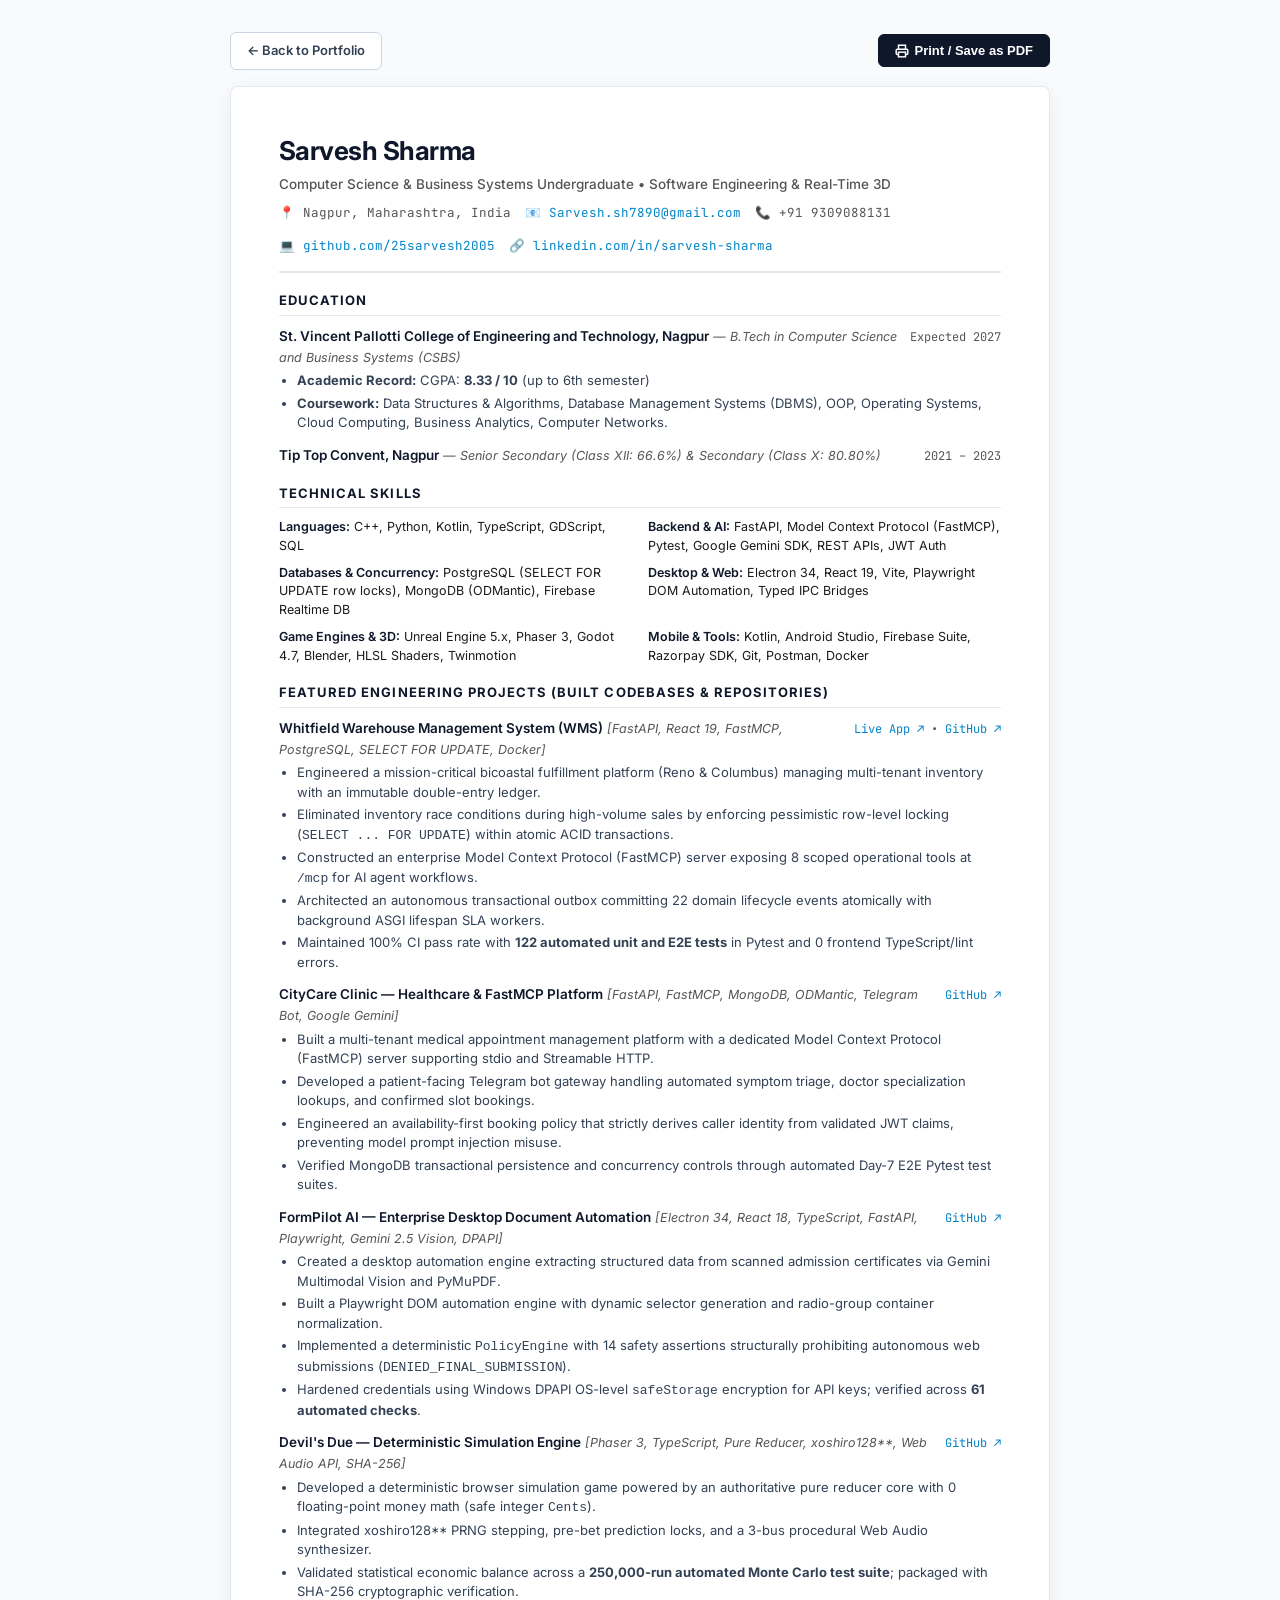
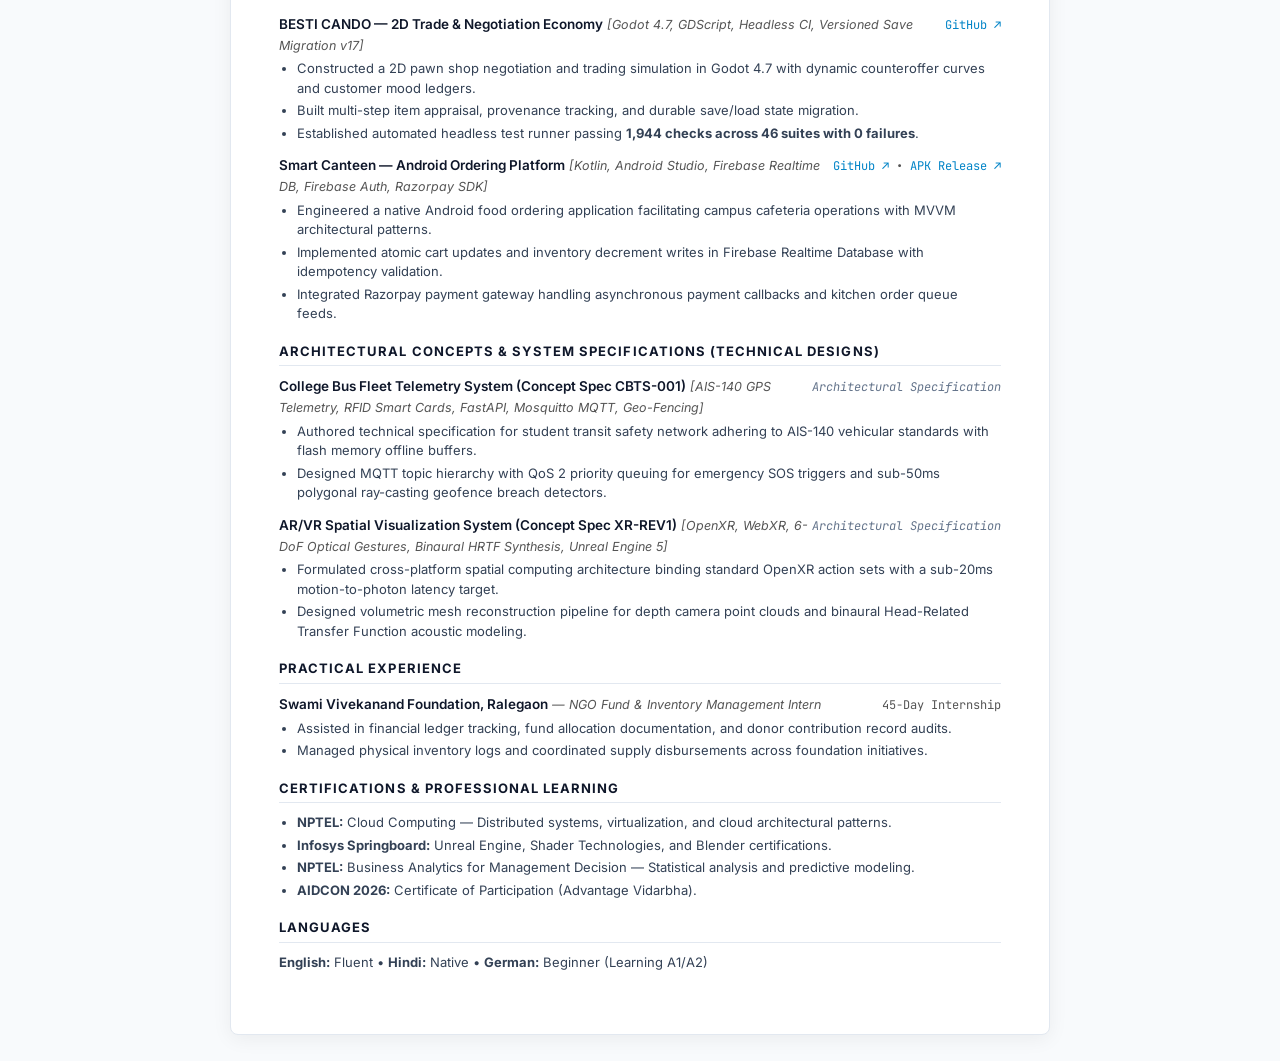
<file: resume.html>
<!DOCTYPE html>
<html lang="en">
<head>
  <meta charset="UTF-8">
  <meta name="viewport" content="width=device-width, initial-scale=1.0">
  <title>Sarvesh Sharma — Resume</title>
  <meta name="description" content="Resume of Sarvesh Sharma — Computer Science & Business Systems student at St. Vincent Pallotti College of Engineering and Technology, Nagpur.">
  <link rel="preconnect" href="https://fonts.googleapis.com">
  <link rel="preconnect" href="https://fonts.gstatic.com" crossorigin>
  <link href="https://fonts.googleapis.com/css2?family=Inter:wght@400;500;600;700&family=JetBrains+Mono:wght@400;500;600&display=swap" rel="stylesheet">
  <style>
    :root {
      --text: #1a1a1a;
      --muted: #555555;
      --line: #e2e8f0;
      --accent: #0f172a;
    }
    * {
      box-sizing: border-box;
      margin: 0;
      padding: 0;
    }
    body {
      font-family: 'Inter', -apple-system, BlinkMacSystemFont, sans-serif;
      color: var(--text);
      background: #f8fafc;
      padding: 32px 16px;
      line-height: 1.5;
      font-size: 13.5px;
    }
    .resume-container {
      max-width: 820px;
      margin: 0 auto;
      background: #ffffff;
      padding: 44px 48px;
      border-radius: 8px;
      box-shadow: 0 4px 20px rgba(0,0,0,0.06);
      border: 1px solid var(--line);
    }
    .action-bar {
      max-width: 820px;
      margin: 0 auto 16px auto;
      display: flex;
      justify-content: space-between;
      align-items: center;
    }
    .back-btn, .print-btn {
      display: inline-flex;
      align-items: center;
      gap: 6px;
      padding: 8px 16px;
      font-size: 13px;
      font-weight: 600;
      border-radius: 6px;
      text-decoration: none;
      cursor: pointer;
      transition: all 0.2s;
    }
    .back-btn {
      background: #ffffff;
      color: #334155;
      border: 1px solid #cbd5e1;
    }
    .back-btn:hover {
      background: #f1f5f9;
    }
    .print-btn {
      background: #0f172a;
      color: #ffffff;
      border: 1px solid #0f172a;
    }
    .print-btn:hover {
      background: #1e293b;
    }
    header {
      border-bottom: 2px solid var(--line);
      padding-bottom: 16px;
      margin-bottom: 18px;
    }
    h1 {
      font-size: 26px;
      font-weight: 700;
      letter-spacing: -0.02em;
      color: var(--accent);
      margin-bottom: 4px;
    }
    .headline {
      font-size: 13.5px;
      color: var(--muted);
      margin-bottom: 10px;
      font-weight: 500;
    }
    .contact-row {
      display: flex;
      flex-wrap: wrap;
      gap: 14px;
      font-size: 12.5px;
      color: var(--muted);
      font-family: 'JetBrains Mono', monospace;
    }
    .contact-row a {
      color: #0284c7;
      text-decoration: none;
    }
    .contact-row a:hover {
      text-decoration: underline;
    }
    section {
      margin-bottom: 18px;
    }
    h2 {
      font-size: 13px;
      text-transform: uppercase;
      letter-spacing: 0.08em;
      color: var(--accent);
      border-bottom: 1px solid var(--line);
      padding-bottom: 4px;
      margin-bottom: 10px;
      font-weight: 700;
    }
    .entry {
      margin-bottom: 12px;
    }
    .entry:last-child {
      margin-bottom: 0;
    }
    .entry-header {
      display: flex;
      justify-content: space-between;
      align-items: baseline;
      margin-bottom: 2px;
    }
    .entry-title {
      font-weight: 600;
      color: var(--accent);
      font-size: 13.5px;
    }
    .entry-subtitle {
      font-size: 12.5px;
      color: var(--muted);
      font-style: italic;
    }
    .entry-date {
      font-size: 12px;
      color: var(--muted);
      font-family: 'JetBrains Mono', monospace;
      white-space: nowrap;
    }
    ul {
      margin-left: 18px;
      margin-top: 4px;
    }
    li {
      margin-bottom: 3px;
      font-size: 13px;
      color: #334155;
    }
    .skills-grid {
      display: grid;
      grid-template-columns: repeat(2, 1fr);
      gap: 8px 16px;
    }
    .skill-category {
      font-size: 12.5px;
    }
    .skill-name {
      font-weight: 600;
      color: var(--accent);
    }
    @media print {
      body {
        padding: 0;
        background: #ffffff;
      }
      .action-bar {
        display: none !important;
      }
      .resume-container {
        border: none;
        box-shadow: none;
        padding: 0;
        max-width: 100%;
      }
      @page {
        margin: 1.4cm 1.4cm;
      }
    }
  </style>
</head>
<body>

  <div class="action-bar">
    <a href="index.html" class="back-btn">← Back to Portfolio</a>
    <button class="print-btn" onclick="window.print()">
      <svg width="14" height="14" viewBox="0 0 24 24" fill="none" stroke="currentColor" stroke-width="2.5"><polyline points="6 9 6 2 18 2 18 9"></polyline><path d="M6 18H4a2 2 0 0 1-2-2v-5a2 2 0 0 1 2-2h16a2 2 0 0 1 2 2v5a2 2 0 0 1-2 2h-2"></path><rect x="6" y="14" width="12" height="8"></rect></svg>
      Print / Save as PDF
    </button>
  </div>

  <div class="resume-container">
    <header>
      <h1>Sarvesh Sharma</h1>
      <div class="headline">Computer Science & Business Systems Undergraduate • Software Engineering & Real-Time 3D</div>
      <div class="contact-row">
        <span>📍 Nagpur, Maharashtra, India</span>
        <span>📧 <a href="mailto:Sarvesh.sh7890@gmail.com">Sarvesh.sh7890@gmail.com</a></span>
        <span>📞 +91 9309088131</span>
        <span>💻 <a href="https://github.com/25sarvesh2005" target="_blank">github.com/25sarvesh2005</a></span>
        <span>🔗 <a href="https://linkedin.com/in/sarvesh-sharma" target="_blank">linkedin.com/in/sarvesh-sharma</a></span>
      </div>
    </header>

    <!-- Education -->
    <section>
      <h2>Education</h2>
      <div class="entry">
        <div class="entry-header">
          <div>
            <span class="entry-title">St. Vincent Pallotti College of Engineering and Technology, Nagpur</span>
            <span class="entry-subtitle">— B.Tech in Computer Science and Business Systems (CSBS)</span>
          </div>
          <span class="entry-date">Expected 2027</span>
        </div>
        <ul>
          <li><strong>Academic Record:</strong> CGPA: <strong>8.33 / 10</strong> (up to 6th semester)</li>
          <li><strong>Coursework:</strong> Data Structures & Algorithms, Database Management Systems (DBMS), OOP, Operating Systems, Cloud Computing, Business Analytics, Computer Networks.</li>
        </ul>
      </div>
      <div class="entry" style="margin-top: 6px;">
        <div class="entry-header">
          <div>
            <span class="entry-title">Tip Top Convent, Nagpur</span>
            <span class="entry-subtitle">— Senior Secondary (Class XII: 66.6%) & Secondary (Class X: 80.80%)</span>
          </div>
          <span class="entry-date">2021 – 2023</span>
        </div>
      </div>
    </section>

    <!-- Technical Skills -->
    <section>
      <h2>Technical Skills</h2>
      <div class="skills-grid">
        <div class="skill-category">
          <span class="skill-name">Languages:</span> C++, Python, Kotlin, TypeScript, GDScript, SQL
        </div>
        <div class="skill-category">
          <span class="skill-name">Backend & AI:</span> FastAPI, Model Context Protocol (FastMCP), Pytest, Google Gemini SDK, REST APIs, JWT Auth
        </div>
        <div class="skill-category">
          <span class="skill-name">Databases & Concurrency:</span> PostgreSQL (SELECT FOR UPDATE row locks), MongoDB (ODMantic), Firebase Realtime DB
        </div>
        <div class="skill-category">
          <span class="skill-name">Desktop & Web:</span> Electron 34, React 19, Vite, Playwright DOM Automation, Typed IPC Bridges
        </div>
        <div class="skill-category">
          <span class="skill-name">Game Engines & 3D:</span> Unreal Engine 5.x, Phaser 3, Godot 4.7, Blender, HLSL Shaders, Twinmotion
        </div>
        <div class="skill-category">
          <span class="skill-name">Mobile & Tools:</span> Kotlin, Android Studio, Firebase Suite, Razorpay SDK, Git, Postman, Docker
        </div>
      </div>
    </section>

    <!-- Projects -->
    <section>
      <h2>Featured Engineering Projects (Built Codebases & Repositories)</h2>

      <!-- Project 1: Whitfield WMS -->
      <div class="entry">
        <div class="entry-header">
          <div>
            <span class="entry-title">Whitfield Warehouse Management System (WMS)</span>
            <span class="entry-subtitle">[FastAPI, React 19, FastMCP, PostgreSQL, SELECT FOR UPDATE, Docker]</span>
          </div>
          <span class="entry-date"><a href="https://warehouse-management-system-jade-seven.vercel.app" target="_blank" style="color: #0284c7; text-decoration: none;">Live App ↗</a> • <a href="https://github.com/25sarvesh2005/WAREHOUSE-MANAGEMENT-SYSTEM" target="_blank" style="color: #0284c7; text-decoration: none;">GitHub ↗</a></span>
        </div>
        <ul>
          <li>Engineered a mission-critical bicoastal fulfillment platform (Reno & Columbus) managing multi-tenant inventory with an immutable double-entry ledger.</li>
          <li>Eliminated inventory race conditions during high-volume sales by enforcing pessimistic row-level locking (<code>SELECT ... FOR UPDATE</code>) within atomic ACID transactions.</li>
          <li>Constructed an enterprise Model Context Protocol (FastMCP) server exposing 8 scoped operational tools at <code>/mcp</code> for AI agent workflows.</li>
          <li>Architected an autonomous transactional outbox committing 22 domain lifecycle events atomically with background ASGI lifespan SLA workers.</li>
          <li>Maintained 100% CI pass rate with <strong>122 automated unit and E2E tests</strong> in Pytest and 0 frontend TypeScript/lint errors.</li>
        </ul>
      </div>

      <!-- Project 2: CityCare Clinic -->
      <div class="entry">
        <div class="entry-header">
          <div>
            <span class="entry-title">CityCare Clinic — Healthcare & FastMCP Platform</span>
            <span class="entry-subtitle">[FastAPI, FastMCP, MongoDB, ODMantic, Telegram Bot, Google Gemini]</span>
          </div>
          <span class="entry-date"><a href="https://github.com/25sarvesh2005/CityCareClinic" target="_blank" style="color: #0284c7; text-decoration: none;">GitHub ↗</a></span>
        </div>
        <ul>
          <li>Built a multi-tenant medical appointment management platform with a dedicated Model Context Protocol (FastMCP) server supporting stdio and Streamable HTTP.</li>
          <li>Developed a patient-facing Telegram bot gateway handling automated symptom triage, doctor specialization lookups, and confirmed slot bookings.</li>
          <li>Engineered an availability-first booking policy that strictly derives caller identity from validated JWT claims, preventing model prompt injection misuse.</li>
          <li>Verified MongoDB transactional persistence and concurrency controls through automated Day-7 E2E Pytest test suites.</li>
        </ul>
      </div>

      <!-- Project 3: FormPilot AI -->
      <div class="entry">
        <div class="entry-header">
          <div>
            <span class="entry-title">FormPilot AI — Enterprise Desktop Document Automation</span>
            <span class="entry-subtitle">[Electron 34, React 18, TypeScript, FastAPI, Playwright, Gemini 2.5 Vision, DPAPI]</span>
          </div>
          <span class="entry-date"><a href="https://github.com/25sarvesh2005/AIAUTOPILOT_FORM" target="_blank" style="color: #0284c7; text-decoration: none;">GitHub ↗</a></span>
        </div>
        <ul>
          <li>Created a desktop automation engine extracting structured data from scanned admission certificates via Gemini Multimodal Vision and PyMuPDF.</li>
          <li>Built a Playwright DOM automation engine with dynamic selector generation and radio-group container normalization.</li>
          <li>Implemented a deterministic <code>PolicyEngine</code> with 14 safety assertions structurally prohibiting autonomous web submissions (<code>DENIED_FINAL_SUBMISSION</code>).</li>
          <li>Hardened credentials using Windows DPAPI OS-level <code>safeStorage</code> encryption for API keys; verified across <strong>61 automated checks</strong>.</li>
        </ul>
      </div>

      <!-- Project 4: Devil's Due & Simulation -->
      <div class="entry">
        <div class="entry-header">
          <div>
            <span class="entry-title">Devil's Due — Deterministic Simulation Engine</span>
            <span class="entry-subtitle">[Phaser 3, TypeScript, Pure Reducer, xoshiro128**, Web Audio API, SHA-256]</span>
          </div>
          <span class="entry-date"><a href="https://github.com/25sarvesh2005/Slot_777" target="_blank" style="color: #0284c7; text-decoration: none;">GitHub ↗</a></span>
        </div>
        <ul>
          <li>Developed a deterministic browser simulation game powered by an authoritative pure reducer core with 0 floating-point money math (safe integer <code>Cents</code>).</li>
          <li>Integrated xoshiro128** PRNG stepping, pre-bet prediction locks, and a 3-bus procedural Web Audio synthesizer.</li>
          <li>Validated statistical economic balance across a <strong>250,000-run automated Monte Carlo test suite</strong>; packaged with SHA-256 cryptographic verification.</li>
        </ul>
      </div>

      <!-- Project 5: BESTI CANDO -->
      <div class="entry">
        <div class="entry-header">
          <div>
            <span class="entry-title">BESTI CANDO — 2D Trade & Negotiation Economy</span>
            <span class="entry-subtitle">[Godot 4.7, GDScript, Headless CI, Versioned Save Migration v17]</span>
          </div>
          <span class="entry-date"><a href="https://github.com/25sarvesh2005/BESTI-CANDO" target="_blank" style="color: #0284c7; text-decoration: none;">GitHub ↗</a></span>
        </div>
        <ul>
          <li>Constructed a 2D pawn shop negotiation and trading simulation in Godot 4.7 with dynamic counteroffer curves and customer mood ledgers.</li>
          <li>Built multi-step item appraisal, provenance tracking, and durable save/load state migration.</li>
          <li>Established automated headless test runner passing <strong>1,944 checks across 46 suites with 0 failures</strong>.</li>
        </ul>
      </div>

      <!-- Project 6: Smart Canteen -->
      <div class="entry">
        <div class="entry-header">
          <div>
            <span class="entry-title">Smart Canteen — Android Ordering Platform</span>
            <span class="entry-subtitle">[Kotlin, Android Studio, Firebase Realtime DB, Firebase Auth, Razorpay SDK]</span>
          </div>
          <span class="entry-date"><a href="https://github.com/25sarvesh2005/canteenapp" target="_blank" style="color: #0284c7; text-decoration: none;">GitHub ↗</a> • <a href="https://github.com/25sarvesh2005/canteenapp/releases" target="_blank" style="color: #0284c7; text-decoration: none;">APK Release ↗</a></span>
        </div>
        <ul>
          <li>Engineered a native Android food ordering application facilitating campus cafeteria operations with MVVM architectural patterns.</li>
          <li>Implemented atomic cart updates and inventory decrement writes in Firebase Realtime Database with idempotency validation.</li>
          <li>Integrated Razorpay payment gateway handling asynchronous payment callbacks and kitchen order queue feeds.</li>
        </ul>
      </div>
    </section>

    <!-- Architectural Concepts & Technical Specifications -->
    <section>
      <h2>Architectural Concepts & System Specifications (Technical Designs)</h2>
      <div class="entry">
        <div class="entry-header">
          <div>
            <span class="entry-title">College Bus Fleet Telemetry System (Concept Spec CBTS-001)</span>
            <span class="entry-subtitle">[AIS-140 GPS Telemetry, RFID Smart Cards, FastAPI, Mosquitto MQTT, Geo-Fencing]</span>
          </div>
          <span class="entry-date" style="color: #64748b; font-style: italic;">Architectural Specification</span>
        </div>
        <ul>
          <li>Authored technical specification for student transit safety network adhering to AIS-140 vehicular standards with flash memory offline buffers.</li>
          <li>Designed MQTT topic hierarchy with QoS 2 priority queuing for emergency SOS triggers and sub-50ms polygonal ray-casting geofence breach detectors.</li>
        </ul>
      </div>

      <div class="entry" style="margin-top: 6px;">
        <div class="entry-header">
          <div>
            <span class="entry-title">AR/VR Spatial Visualization System (Concept Spec XR-REV1)</span>
            <span class="entry-subtitle">[OpenXR, WebXR, 6-DoF Optical Gestures, Binaural HRTF Synthesis, Unreal Engine 5]</span>
          </div>
          <span class="entry-date" style="color: #64748b; font-style: italic;">Architectural Specification</span>
        </div>
        <ul>
          <li>Formulated cross-platform spatial computing architecture binding standard OpenXR action sets with a sub-20ms motion-to-photon latency target.</li>
          <li>Designed volumetric mesh reconstruction pipeline for depth camera point clouds and binaural Head-Related Transfer Function acoustic modeling.</li>
        </ul>
      </div>
    </section>

    <!-- Experience -->
    <section>
      <h2>Practical Experience</h2>
      <div class="entry">
        <div class="entry-header">
          <div>
            <span class="entry-title">Swami Vivekanand Foundation, Ralegaon</span>
            <span class="entry-subtitle">— NGO Fund & Inventory Management Intern</span>
          </div>
          <span class="entry-date">45-Day Internship</span>
        </div>
        <ul>
          <li>Assisted in financial ledger tracking, fund allocation documentation, and donor contribution record audits.</li>
          <li>Managed physical inventory logs and coordinated supply disbursements across foundation initiatives.</li>
        </ul>
      </div>
    </section>

    <!-- Certifications & Learning -->
    <section>
      <h2>Certifications & Professional Learning</h2>
      <ul>
        <li><strong>NPTEL:</strong> Cloud Computing — Distributed systems, virtualization, and cloud architectural patterns.</li>
        <li><strong>Infosys Springboard:</strong> Unreal Engine, Shader Technologies, and Blender certifications.</li>
        <li><strong>NPTEL:</strong> Business Analytics for Management Decision — Statistical analysis and predictive modeling.</li>
        <li><strong>AIDCON 2026:</strong> Certificate of Participation (Advantage Vidarbha).</li>
      </ul>
    </section>

    <!-- Languages -->
    <section>
      <h2>Languages</h2>
      <p style="font-size: 13px; color: #334155;"><strong>English:</strong> Fluent • <strong>Hindi:</strong> Native • <strong>German:</strong> Beginner (Learning A1/A2)</p>
    </section>
  </div>

</body>
</html>
</file>
<file: style.css>
/* ==========================================================================
   MINIMALIST MONOCHROME GLASSMORPHISM DESIGN SYSTEM
   Palette: Pitch Obsidian, Deep Charcoal, Frosted Glass, Pure Luminous White
   ========================================================================== */

@import url('https://fonts.googleapis.com/css2?family=JetBrains+Mono:wght@300;400;500;600&family=Outfit:wght@300;400;500;600;700;800&family=Space+Grotesk:wght@300;400;500;600;700&display=swap');

:root {
  /* Dark Theme (Default: Obsidian Glass) */
  --bg-primary: #070709;
  --bg-secondary: #0d0e13;
  --bg-tertiary: #13151c;
  --bg-card: rgba(18, 20, 28, 0.65);
  
  --glass-bg: rgba(255, 255, 255, 0.028);
  --glass-bg-hover: rgba(255, 255, 255, 0.06);
  --glass-border: rgba(255, 255, 255, 0.08);
  --glass-border-hover: rgba(255, 255, 255, 0.22);
  --glass-glow: rgba(255, 255, 255, 0.1);
  --glass-blur: blur(20px);
  
  --text-primary: #f8fafc;
  --text-secondary: #94a3b8;
  --text-muted: #64748b;
  --text-inverse: #070709;
  
  --accent-pure: #ffffff;
  --accent-dim: #cbd5e1;
  --accent-subtle: rgba(255, 255, 255, 0.12);
  --accent-highlight: rgba(255, 255, 255, 0.95);
  
  --card-shadow: 0 10px 30px -10px rgba(0, 0, 0, 0.5), 0 0 1px 1px rgba(255, 255, 255, 0.05);
  --card-shadow-hover: 0 20px 40px -15px rgba(0, 0, 0, 0.7), 0 0 25px rgba(255, 255, 255, 0.1);
  
  --font-display: 'Outfit', sans-serif;
  --font-body: 'Space Grotesk', -apple-system, BlinkMacSystemFont, sans-serif;
  --font-mono: 'JetBrains Mono', monospace;

  --transition-fast: 0.15s cubic-bezier(0.16, 1, 0.3, 1);
  --transition-smooth: 0.3s cubic-bezier(0.16, 1, 0.3, 1);
  --transition-spring: 0.5s cubic-bezier(0.34, 1.56, 0.64, 1);
  
  --radius-sm: 8px;
  --radius-md: 14px;
  --radius-lg: 20px;
  --radius-xl: 28px;
  --radius-full: 9999px;
  
  --container-max: 1240px;
  --nav-height: 72px;
}

/* Light Theme: Frosted Pearl Monochrome */
[data-theme="light"] {
  --bg-primary: #f5f6f9;
  --bg-secondary: #eceef2;
  --bg-tertiary: #e2e5eb;
  --bg-card: rgba(255, 255, 255, 0.7);
  
  --glass-bg: rgba(255, 255, 255, 0.65);
  --glass-bg-hover: rgba(255, 255, 255, 0.9);
  --glass-border: rgba(0, 0, 0, 0.08);
  --glass-border-hover: rgba(0, 0, 0, 0.2);
  --glass-glow: rgba(0, 0, 0, 0.05);
  
  --text-primary: #0a0b0e;
  --text-secondary: #475569;
  --text-muted: #64748b;
  --text-inverse: #ffffff;
  
  --accent-pure: #000000;
  --accent-dim: #334155;
  --accent-subtle: rgba(0, 0, 0, 0.08);
  --accent-highlight: #000000;
  
  --card-shadow: 0 10px 30px -10px rgba(0, 0, 0, 0.08), 0 0 1px 1px rgba(0, 0, 0, 0.04);
  --card-shadow-hover: 0 20px 40px -15px rgba(0, 0, 0, 0.12), 0 0 20px rgba(0, 0, 0, 0.06);
}

/* --------------------------------------------------------------------------
   Reset & Base Styles
   -------------------------------------------------------------------------- */
*, *::before, *::after {
  box-sizing: border-box;
  margin: 0;
  padding: 0;
}

html {
  scroll-behavior: smooth;
  scroll-padding-top: calc(var(--nav-height) + 24px);
  -webkit-text-size-adjust: 100%;
}

body {
  font-family: var(--font-body);
  background-color: var(--bg-primary);
  color: var(--text-primary);
  line-height: 1.6;
  overflow-x: hidden;
  position: relative;
  min-height: 100vh;
  letter-spacing: -0.01em;
  transition: background-color var(--transition-smooth), color var(--transition-smooth);
}

::selection {
  background: var(--text-primary);
  color: var(--bg-primary);
}

a {
  color: inherit;
  text-decoration: none;
  transition: opacity var(--transition-fast);
}

button, input, textarea {
  font-family: inherit;
  color: inherit;
  outline: none;
  border: none;
  background: transparent;
}

button {
  cursor: pointer;
}

img {
  max-width: 100%;
  height: auto;
  display: block;
}

/* --------------------------------------------------------------------------
   Interactive Canvas & Background Ambient Layer
   -------------------------------------------------------------------------- */
#ambient-canvas {
  position: fixed;
  top: 0;
  left: 0;
  width: 100vw;
  height: 100vh;
  z-index: 0;
  pointer-events: none;
  opacity: 0.65;
}

.ambient-noise {
  position: fixed;
  top: 0;
  left: 0;
  width: 100vw;
  height: 100vh;
  z-index: 1;
  pointer-events: none;
  opacity: 0.025;
  background-image: radial-gradient(rgba(255, 255, 255, 0.15) 1px, transparent 0);
  background-size: 24px 24px;
}

.ambient-glow-circle {
  position: fixed;
  border-radius: 50%;
  filter: blur(120px);
  pointer-events: none;
  z-index: 1;
  opacity: 0.08;
  background: radial-gradient(circle, #ffffff 0%, rgba(255,255,255,0) 70%);
  transition: all 0.5s ease;
}

.glow-top-left {
  top: -150px;
  left: -100px;
  width: 500px;
  height: 500px;
}

.glow-bottom-right {
  bottom: -150px;
  right: -100px;
  width: 600px;
  height: 600px;
}

/* --------------------------------------------------------------------------
   Custom Interactive Cursor (Desktop)
   -------------------------------------------------------------------------- */
.custom-cursor {
  position: fixed;
  top: 0;
  left: 0;
  width: 8px;
  height: 8px;
  background: var(--text-primary);
  border-radius: 50%;
  pointer-events: none;
  z-index: 9999;
  transform: translate(-50%, -50%);
  transition: transform 0.06s ease, width 0.2s ease, height 0.2s ease, opacity 0.2s ease;
  mix-blend-mode: difference;
}

.custom-cursor-follower {
  position: fixed;
  top: 0;
  left: 0;
  width: 36px;
  height: 36px;
  border: 1px solid rgba(255, 255, 255, 0.4);
  border-radius: 50%;
  pointer-events: none;
  z-index: 9998;
  transform: translate(-50%, -50%);
  transition: transform 0.18s cubic-bezier(0.16, 1, 0.3, 1), border-color 0.2s ease;
}

[data-theme="light"] .custom-cursor-follower {
  border-color: rgba(0, 0, 0, 0.35);
}

.cursor-hover .custom-cursor {
  transform: translate(-50%, -50%) scale(2.5);
  opacity: 0.8;
}

.cursor-hover .custom-cursor-follower {
  transform: translate(-50%, -50%) scale(1.6);
  border-color: var(--accent-pure);
  background: rgba(255, 255, 255, 0.05);
}

@media (pointer: coarse) {
  .custom-cursor, .custom-cursor-follower {
    display: none !important;
  }
}

/* --------------------------------------------------------------------------
   Layout Containers & Structure
   -------------------------------------------------------------------------- */
.app-wrapper {
  position: relative;
  z-index: 2;
  display: flex;
  flex-direction: column;
  min-height: 100vh;
}

.container {
  width: 100%;
  max-width: var(--container-max);
  margin: 0 auto;
  padding: 0 24px;
}

section {
  padding: 100px 0;
  position: relative;
}

/* Section Headers */
.section-header {
  margin-bottom: 56px;
  position: relative;
}

.section-tag {
  display: inline-flex;
  align-items: center;
  gap: 8px;
  font-family: var(--font-mono);
  font-size: 0.82rem;
  letter-spacing: 0.08em;
  text-transform: uppercase;
  color: var(--text-secondary);
  background: var(--glass-bg);
  border: 1px solid var(--glass-border);
  padding: 6px 14px;
  border-radius: var(--radius-full);
  margin-bottom: 16px;
  backdrop-filter: var(--glass-blur);
}

.section-tag::before {
  content: "";
  width: 6px;
  height: 6px;
  border-radius: 50%;
  background: var(--accent-pure);
  box-shadow: 0 0 8px var(--accent-pure);
}

.section-title {
  font-family: var(--font-display);
  font-size: clamp(2.2rem, 4vw, 3.2rem);
  font-weight: 700;
  letter-spacing: -0.03em;
  line-height: 1.15;
  color: var(--text-primary);
  margin-bottom: 16px;
}

.section-desc {
  font-size: 1.1rem;
  color: var(--text-secondary);
  max-width: 640px;
  line-height: 1.6;
}

/* --------------------------------------------------------------------------
   Glassmorphic Utility Cards & Spotlight Effect
   -------------------------------------------------------------------------- */
.glass-panel {
  background: var(--glass-bg);
  backdrop-filter: var(--glass-blur);
  -webkit-backdrop-filter: var(--glass-blur);
  border: 1px solid var(--glass-border);
  border-radius: var(--radius-lg);
  box-shadow: var(--card-shadow);
  transition: border-color var(--transition-smooth), transform var(--transition-smooth), box-shadow var(--transition-smooth);
  position: relative;
  overflow: hidden;
}

.glass-panel:hover {
  border-color: var(--glass-border-hover);
  box-shadow: var(--card-shadow-hover);
}

/* Mouse cursor spotlight sheen */
.spotlight-card {
  position: relative;
}

.spotlight-card::before {
  content: "";
  position: absolute;
  top: 0;
  left: 0;
  right: 0;
  bottom: 0;
  border-radius: inherit;
  background: radial-gradient(
    700px circle at var(--mouse-x, 50%) var(--mouse-y, 50%),
    rgba(255, 255, 255, 0.08),
    transparent 50%
  );
  opacity: 0;
  transition: opacity 0.3s ease;
  pointer-events: none;
  z-index: 2;
}

[data-theme="light"] .spotlight-card::before {
  background: radial-gradient(
    700px circle at var(--mouse-x, 50%) var(--mouse-y, 50%),
    rgba(0, 0, 0, 0.05),
    transparent 50%
  );
}

.spotlight-card:hover::before {
  opacity: 1;
}

/* --------------------------------------------------------------------------
   Header & Floating Navigation Bar
   -------------------------------------------------------------------------- */
.site-header {
  position: fixed;
  top: 16px;
  left: 0;
  width: 100%;
  z-index: 100;
  display: flex;
  justify-content: center;
  padding: 0 16px;
  transition: transform var(--transition-smooth);
}

.nav-container {
  display: flex;
  align-items: center;
  justify-content: space-between;
  width: 100%;
  max-width: 1024px;
  height: var(--nav-height);
  padding: 0 20px;
  background: rgba(12, 14, 18, 0.7);
  backdrop-filter: blur(24px) saturate(180%);
  -webkit-backdrop-filter: blur(24px) saturate(180%);
  border: 1px solid var(--glass-border);
  border-radius: var(--radius-full);
  box-shadow: 0 12px 36px rgba(0, 0, 0, 0.4);
  transition: all var(--transition-smooth);
}

[data-theme="light"] .nav-container {
  background: rgba(255, 255, 255, 0.85);
  box-shadow: 0 12px 36px rgba(0, 0, 0, 0.06);
}

.logo-area {
  display: flex;
  align-items: center;
  gap: 12px;
  font-family: var(--font-display);
  font-weight: 700;
  font-size: 1.15rem;
  letter-spacing: -0.02em;
}

.logo-symbol {
  width: 36px;
  height: 36px;
  border-radius: 10px;
  background: var(--text-primary);
  color: var(--bg-primary);
  display: flex;
  align-items: center;
  justify-content: center;
  font-weight: 800;
  font-size: 1rem;
  box-shadow: 0 0 16px rgba(255, 255, 255, 0.2);
  transition: transform var(--transition-spring);
}

.logo-area:hover .logo-symbol {
  transform: rotate(8deg) scale(1.05);
}

.nav-links {
  display: flex;
  align-items: center;
  list-style: none;
  gap: 24px;
}

.nav-item a {
  font-size: 0.92rem;
  font-weight: 500;
  color: var(--text-secondary);
  position: relative;
  padding: 8px 4px;
  transition: color var(--transition-fast);
}

.nav-item a:hover,
.nav-item a.active {
  color: var(--text-primary);
}

.nav-item a.active::after {
  content: "";
  position: absolute;
  bottom: 0;
  left: 0;
  width: 100%;
  height: 2px;
  background: var(--text-primary);
  border-radius: 2px;
}

.nav-actions {
  display: flex;
  align-items: center;
  gap: 10px;
}

.cmd-k-pill {
  display: flex;
  align-items: center;
  gap: 8px;
  font-family: var(--font-mono);
  font-size: 0.8rem;
  color: var(--text-secondary);
  background: var(--glass-bg);
  border: 1px solid var(--glass-border);
  padding: 6px 12px;
  border-radius: var(--radius-sm);
  transition: all var(--transition-fast);
}

.cmd-k-pill kbd {
  background: var(--accent-subtle);
  color: var(--text-primary);
  padding: 2px 6px;
  border-radius: 4px;
  font-size: 0.72rem;
  font-weight: 600;
  border: 1px solid var(--glass-border);
}

.cmd-k-pill:hover {
  color: var(--text-primary);
  border-color: var(--glass-border-hover);
  background: var(--glass-bg-hover);
}

.icon-btn {
  width: 38px;
  height: 38px;
  display: flex;
  align-items: center;
  justify-content: center;
  border-radius: 50%;
  background: var(--glass-bg);
  border: 1px solid var(--glass-border);
  color: var(--text-secondary);
  transition: all var(--transition-fast);
}

.icon-btn:hover {
  color: var(--text-primary);
  border-color: var(--glass-border-hover);
  transform: translateY(-1px);
}

.hire-btn {
  background: var(--text-primary);
  color: var(--bg-primary);
  padding: 8px 18px;
  border-radius: var(--radius-full);
  font-size: 0.88rem;
  font-weight: 600;
  display: inline-flex;
  align-items: center;
  gap: 6px;
  transition: all var(--transition-smooth);
}

.hire-btn:hover {
  transform: translateY(-2px);
  box-shadow: 0 4px 18px rgba(255, 255, 255, 0.2);
}

.mobile-menu-toggle {
  display: none;
}

/* --------------------------------------------------------------------------
   Hero Section
   -------------------------------------------------------------------------- */
.hero-section {
  padding-top: calc(var(--nav-height) + 80px);
  padding-bottom: 90px;
  min-height: 92vh;
  display: flex;
  align-items: center;
  position: relative;
}

.hero-grid {
  display: grid;
  grid-template-columns: 1.25fr 0.95fr;
  gap: 56px;
  align-items: center;
}

.hero-status-badge {
  display: inline-flex;
  align-items: center;
  gap: 10px;
  font-family: var(--font-mono);
  font-size: 0.84rem;
  background: var(--glass-bg);
  border: 1px solid var(--glass-border);
  padding: 8px 16px;
  border-radius: var(--radius-full);
  margin-bottom: 24px;
  backdrop-filter: var(--glass-blur);
}

.status-dot {
  width: 8px;
  height: 8px;
  border-radius: 50%;
  background: #10b981;
  position: relative;
}

.status-dot::after {
  content: "";
  position: absolute;
  top: -3px;
  left: -3px;
  right: -3px;
  bottom: -3px;
  border-radius: 50%;
  border: 1.5px solid #10b981;
  animation: pulse-ring 2s cubic-bezier(0.215, 0.61, 0.355, 1) infinite;
}

@keyframes pulse-ring {
  0% { transform: scale(0.6); opacity: 0.8; }
  100% { transform: scale(2.2); opacity: 0; }
}

.hero-title {
  font-family: var(--font-display);
  font-size: clamp(2.8rem, 5.2vw, 4.4rem);
  font-weight: 800;
  line-height: 1.08;
  letter-spacing: -0.04em;
  margin-bottom: 24px;
  color: var(--text-primary);
}

.hero-title-highlight {
  background: linear-gradient(180deg, #ffffff 30%, #94a3b8 100%);
  -webkit-background-clip: text;
  -webkit-text-fill-color: transparent;
  display: inline;
}

[data-theme="light"] .hero-title-highlight {
  background: linear-gradient(180deg, #0f172a 30%, #475569 100%);
  -webkit-background-clip: text;
  -webkit-text-fill-color: transparent;
}

.hero-bio {
  font-size: 1.15rem;
  color: var(--text-secondary);
  line-height: 1.65;
  margin-bottom: 36px;
  max-width: 580px;
}

.hero-cta-group {
  display: flex;
  flex-wrap: wrap;
  align-items: center;
  gap: 16px;
  margin-bottom: 48px;
}

.btn-primary {
  background: var(--text-primary);
  color: var(--bg-primary);
  padding: 14px 28px;
  border-radius: var(--radius-full);
  font-weight: 600;
  font-size: 0.96rem;
  display: inline-flex;
  align-items: center;
  gap: 10px;
  transition: all var(--transition-smooth);
  box-shadow: 0 4px 20px rgba(255, 255, 255, 0.15);
}

.btn-primary:hover {
  transform: translateY(-2px);
  box-shadow: 0 8px 30px rgba(255, 255, 255, 0.25);
}

.btn-glass {
  background: var(--glass-bg);
  border: 1px solid var(--glass-border);
  color: var(--text-primary);
  padding: 14px 24px;
  border-radius: var(--radius-full);
  font-weight: 500;
  font-size: 0.96rem;
  display: inline-flex;
  align-items: center;
  gap: 10px;
  backdrop-filter: var(--glass-blur);
  transition: all var(--transition-smooth);
}

.btn-glass:hover {
  background: var(--glass-bg-hover);
  border-color: var(--glass-border-hover);
  transform: translateY(-2px);
}

/* Quick Metrics Row */
.hero-stats-row {
  display: grid;
  grid-template-columns: repeat(4, 1fr);
  gap: 16px;
  padding-top: 24px;
  border-top: 1px solid var(--glass-border);
}

.hero-stat-item .stat-num {
  font-family: var(--font-display);
  font-size: 1.8rem;
  font-weight: 700;
  color: var(--text-primary);
  letter-spacing: -0.03em;
  display: block;
}

.hero-stat-item .stat-desc {
  font-size: 0.8rem;
  color: var(--text-muted);
  font-family: var(--font-mono);
  margin-top: 2px;
}

/* Hero Visual: Glass Bento Showcase */
.hero-visual-card {
  position: relative;
  padding: 24px;
  border-radius: var(--radius-xl);
}

.hero-avatar-frame {
  position: relative;
  width: 100%;
  aspect-ratio: 1/1;
  border-radius: var(--radius-lg);
  overflow: hidden;
  border: 1px solid var(--glass-border);
  box-shadow: 0 20px 50px rgba(0, 0, 0, 0.6);
}

.hero-avatar-frame img {
  width: 100%;
  height: 100%;
  object-fit: cover;
  object-position: center 18%;
  filter: contrast(1.04);
  transition: transform 0.6s cubic-bezier(0.16, 1, 0.3, 1), filter 0.6s ease;
}

.hero-visual-card:hover .hero-avatar-frame img {
  transform: scale(1.03);
  filter: contrast(1.08);
}

.hero-floating-pill {
  position: absolute;
  bottom: 40px;
  left: 40px;
  right: 40px;
  padding: 16px 20px;
  background: rgba(10, 12, 16, 0.82);
  backdrop-filter: blur(20px);
  -webkit-backdrop-filter: blur(20px);
  border: 1px solid var(--glass-border);
  border-radius: var(--radius-md);
  display: flex;
  align-items: center;
  justify-content: space-between;
  box-shadow: 0 16px 36px rgba(0, 0, 0, 0.5);
}

[data-theme="light"] .hero-floating-pill {
  background: rgba(255, 255, 255, 0.88);
  box-shadow: 0 16px 36px rgba(0, 0, 0, 0.08);
}

.pill-info {
  display: flex;
  flex-direction: column;
}

.pill-title {
  font-size: 0.92rem;
  font-weight: 600;
  color: var(--text-primary);
}

.pill-sub {
  font-size: 0.78rem;
  color: var(--text-secondary);
  font-family: var(--font-mono);
}

.pill-code {
  font-family: var(--font-mono);
  font-size: 0.8rem;
  background: var(--glass-bg);
  border: 1px solid var(--glass-border);
  padding: 4px 10px;
  border-radius: var(--radius-sm);
  color: var(--text-primary);
}

/* --------------------------------------------------------------------------
   Bento Grid Architecture & Philosophy Section
   -------------------------------------------------------------------------- */
.bento-grid {
  display: grid;
  grid-template-columns: repeat(12, 1fr);
  gap: 20px;
}

.bento-col-4 { grid-column: span 4; }
.bento-col-8 { grid-column: span 8; }
.bento-col-6 { grid-column: span 6; }
.bento-col-12 { grid-column: span 12; }

.bento-card {
  padding: 32px;
  display: flex;
  flex-direction: column;
  justify-content: space-between;
  min-height: 260px;
}

.bento-icon-badge {
  width: 44px;
  height: 44px;
  border-radius: 12px;
  background: var(--glass-bg);
  border: 1px solid var(--glass-border);
  display: flex;
  align-items: center;
  justify-content: center;
  color: var(--text-primary);
  margin-bottom: 20px;
}

.bento-card-title {
  font-family: var(--font-display);
  font-size: 1.45rem;
  font-weight: 600;
  letter-spacing: -0.02em;
  margin-bottom: 12px;
}

.bento-card-text {
  color: var(--text-secondary);
  font-size: 0.95rem;
  line-height: 1.6;
}

/* Philosophy Code Visual */
.code-preview-box {
  background: rgba(0, 0, 0, 0.4);
  border: 1px solid var(--glass-border);
  border-radius: var(--radius-md);
  padding: 16px;
  font-family: var(--font-mono);
  font-size: 0.82rem;
  color: var(--text-secondary);
  line-height: 1.7;
  overflow-x: auto;
  margin-top: 16px;
}

.code-keyword { color: #f8fafc; font-weight: 600; }
.code-func { color: #cbd5e1; }
.code-string { color: #94a3b8; }
.code-comment { color: #475569; font-style: italic; }

/* System Health Live Widget */
.system-live-bar {
  display: flex;
  align-items: center;
  justify-content: space-between;
  margin-top: 20px;
  padding: 12px 16px;
  background: var(--glass-bg);
  border: 1px solid var(--glass-border);
  border-radius: var(--radius-md);
  font-family: var(--font-mono);
  font-size: 0.82rem;
}

.uptime-badge {
  display: flex;
  align-items: center;
  gap: 8px;
  color: #10b981;
}

.uptime-badge::before {
  content: "";
  width: 6px;
  height: 6px;
  background: #10b981;
  border-radius: 50%;
  box-shadow: 0 0 8px #10b981;
}

/* --------------------------------------------------------------------------
   Projects Showcase Section
   -------------------------------------------------------------------------- */
.projects-filter-wrapper {
  margin-bottom: 36px;
  display: flex;
  flex-direction: column;
  gap: 14px;
}

.projects-type-filter {
  display: flex;
  align-items: center;
  gap: 8px;
  flex-wrap: wrap;
  padding: 6px;
  background: rgba(0, 0, 0, 0.35);
  border: 1px solid var(--glass-border);
  border-radius: var(--radius-full);
  width: fit-content;
}

[data-theme="light"] .projects-type-filter {
  background: rgba(0, 0, 0, 0.04);
}

.type-filter-btn {
  padding: 8px 18px;
  font-family: var(--font-mono);
  font-size: 0.84rem;
  font-weight: 600;
  color: var(--text-secondary);
  background: transparent;
  border: 1px solid transparent;
  border-radius: var(--radius-full);
  display: inline-flex;
  align-items: center;
  gap: 8px;
  cursor: pointer;
  transition: all var(--transition-fast);
}

.type-filter-btn:hover {
  color: var(--text-primary);
  background: var(--glass-bg-hover);
}

.type-filter-btn.active[data-type="all"] {
  color: var(--text-primary);
  background: var(--glass-bg);
  border-color: var(--accent-pure);
}

.type-filter-btn.active[data-type="built"] {
  color: #34d399;
  background: rgba(16, 185, 129, 0.15);
  border-color: rgba(16, 185, 129, 0.5);
  box-shadow: 0 0 16px rgba(16, 185, 129, 0.2);
}

.type-filter-btn.active[data-type="concept"] {
  color: #93c5fd;
  background: rgba(30, 58, 138, 0.3);
  border-color: rgba(96, 165, 250, 0.5);
  box-shadow: 0 0 16px rgba(59, 130, 246, 0.2);
}

[data-theme="light"] .type-filter-btn.active[data-type="built"] {
  color: #059669;
  background: rgba(16, 185, 129, 0.15);
  border-color: #10b981;
}

[data-theme="light"] .type-filter-btn.active[data-type="concept"] {
  color: #1d4ed8;
  background: rgba(219, 234, 254, 0.8);
  border-color: #3b82f6;
}

.count-pill {
  padding: 2px 7px;
  border-radius: var(--radius-full);
  font-size: 0.72rem;
  background: rgba(255, 255, 255, 0.1);
  color: inherit;
}

[data-theme="light"] .count-pill {
  background: rgba(0, 0, 0, 0.08);
}

.projects-category-filter {
  display: flex;
  align-items: center;
  gap: 8px;
  flex-wrap: wrap;
}

.filter-btn {
  padding: 6px 16px;
  font-family: var(--font-mono);
  font-size: 0.8rem;
  color: var(--text-secondary);
  background: var(--glass-bg);
  border: 1px solid var(--glass-border);
  border-radius: var(--radius-full);
  transition: all var(--transition-fast);
}

.filter-btn:hover,
.filter-btn.active {
  color: var(--text-primary);
  background: var(--glass-bg-hover);
  border-color: var(--accent-pure);
}

.projects-grid {
  display: grid;
  grid-template-columns: repeat(2, 1fr);
  gap: 28px;
}

.project-card {
  padding: 24px;
  display: flex;
  flex-direction: column;
  position: relative;
  transition: transform var(--transition-smooth), border-color var(--transition-smooth), box-shadow var(--transition-smooth);
}

.project-card:hover {
  transform: translateY(-4px);
}

/* Built Projects Styling */
.project-card.card-built {
  border: 1px solid var(--glass-border);
}

.project-card.card-built:hover {
  border-color: rgba(16, 185, 129, 0.45);
  box-shadow: 0 10px 30px rgba(16, 185, 129, 0.1);
}

/* Concept Designs Architectural Blueprint Styling */
.project-card.card-concept {
  border: 1px dashed rgba(96, 165, 250, 0.45);
  background-image: 
    linear-gradient(rgba(59, 130, 246, 0.04) 1px, transparent 1px),
    linear-gradient(90deg, rgba(59, 130, 246, 0.04) 1px, transparent 1px);
  background-size: 20px 20px;
}

[data-theme="light"] .project-card.card-concept {
  border: 1px dashed rgba(37, 99, 235, 0.4);
  background-image: 
    linear-gradient(rgba(37, 99, 235, 0.04) 1px, transparent 1px),
    linear-gradient(90deg, rgba(37, 99, 235, 0.04) 1px, transparent 1px);
  background-color: rgba(239, 246, 255, 0.6);
}

.project-card.card-concept:hover {
  border-color: rgba(96, 165, 250, 0.85);
  box-shadow: 0 10px 30px rgba(30, 58, 138, 0.25);
}

.project-image-box {
  width: 100%;
  aspect-ratio: 16/9;
  border-radius: var(--radius-md);
  overflow: hidden;
  position: relative;
  margin-bottom: 20px;
  border: 1px solid var(--glass-border);
  background: #000;
}

.project-image-box img {
  width: 100%;
  height: 100%;
  object-fit: cover;
  transition: transform 0.6s cubic-bezier(0.16, 1, 0.3, 1), filter 0.4s ease;
  filter: grayscale(85%) contrast(1.1);
}

.project-card:hover .project-image-box img {
  transform: scale(1.04);
  filter: grayscale(0%) contrast(1.05);
}

/* CAD Blueprint Watermark Stamp */
.concept-watermark-stamp {
  position: absolute;
  top: 12px;
  right: 12px;
  z-index: 4;
  padding: 4px 10px;
  border-radius: var(--radius-sm);
  background: rgba(10, 18, 42, 0.88);
  border: 1px solid rgba(96, 165, 250, 0.6);
  color: #93c5fd;
  font-family: var(--font-mono);
  font-size: 0.68rem;
  font-weight: 700;
  letter-spacing: 0.08em;
  text-transform: uppercase;
  backdrop-filter: blur(8px);
  box-shadow: 0 4px 14px rgba(0, 0, 0, 0.4);
  display: inline-flex;
  align-items: center;
  gap: 5px;
}

[data-theme="light"] .concept-watermark-stamp {
  background: rgba(219, 234, 254, 0.95);
  border-color: rgba(37, 99, 235, 0.6);
  color: #1d4ed8;
}

.built-status-pill {
  display: inline-flex;
  align-items: center;
  gap: 6px;
  font-family: var(--font-mono);
  font-size: 0.72rem;
  font-weight: 700;
  color: #10b981;
  background: rgba(16, 185, 129, 0.1);
  border: 1px solid rgba(16, 185, 129, 0.3);
  padding: 3px 9px;
  border-radius: var(--radius-full);
}

.concept-status-pill {
  display: inline-flex;
  align-items: center;
  gap: 6px;
  font-family: var(--font-mono);
  font-size: 0.72rem;
  font-weight: 700;
  color: #93c5fd;
  background: rgba(30, 58, 138, 0.25);
  border: 1px dashed rgba(96, 165, 250, 0.45);
  padding: 3px 9px;
  border-radius: var(--radius-full);
}

[data-theme="light"] .concept-status-pill {
  color: #1d4ed8;
  background: rgba(219, 234, 254, 0.8);
  border-color: rgba(37, 99, 235, 0.4);
}

.concept-callout-notice {
  background: rgba(30, 58, 138, 0.15);
  border-left: 3px solid #3b82f6;
  border-radius: 0 var(--radius-sm) var(--radius-sm) 0;
  padding: 8px 12px;
  font-size: 0.78rem;
  color: #93c5fd;
  font-family: var(--font-mono);
  margin-bottom: 14px;
  display: flex;
  align-items: center;
  gap: 8px;
}

[data-theme="light"] .concept-callout-notice {
  background: rgba(239, 246, 255, 0.9);
  border-left-color: #2563eb;
  color: #1e40af;
}

.project-header-row {
  display: flex;
  align-items: flex-start;
  justify-content: space-between;
  margin-bottom: 8px;
}

.project-title {
  font-family: var(--font-display);
  font-size: 1.4rem;
  font-weight: 700;
  letter-spacing: -0.02em;
  color: var(--text-primary);
}

.project-subtitle {
  font-size: 0.9rem;
  color: var(--text-muted);
  font-family: var(--font-mono);
  margin-bottom: 12px;
}

.project-description {
  font-size: 0.95rem;
  color: var(--text-secondary);
  line-height: 1.6;
  margin-bottom: 20px;
  flex-grow: 1;
}

.project-metrics-row {
  display: grid;
  grid-template-columns: repeat(4, 1fr);
  gap: 8px;
  padding: 12px;
  background: rgba(0, 0, 0, 0.25);
  border: 1px solid var(--glass-border);
  border-radius: var(--radius-sm);
  margin-bottom: 20px;
}

[data-theme="light"] .project-metrics-row {
  background: rgba(0, 0, 0, 0.03);
}

.metric-item {
  text-align: center;
}

.metric-item .val {
  font-family: var(--font-mono);
  font-size: 0.84rem;
  font-weight: 600;
  color: var(--text-primary);
  display: block;
  white-space: nowrap;
  overflow: hidden;
  text-overflow: ellipsis;
}

.metric-item .lbl {
  font-size: 0.7rem;
  color: var(--text-muted);
  text-transform: uppercase;
  letter-spacing: 0.04em;
  white-space: nowrap;
}

.project-tags {
  display: flex;
  flex-wrap: wrap;
  gap: 8px;
  margin-bottom: 20px;
}

.project-tag {
  font-family: var(--font-mono);
  font-size: 0.76rem;
  color: var(--text-secondary);
  background: var(--glass-bg);
  border: 1px solid var(--glass-border);
  padding: 4px 10px;
  border-radius: var(--radius-full);
}

.project-footer-actions {
  display: flex;
  align-items: center;
  justify-content: space-between;
  padding-top: 16px;
  border-top: 1px solid var(--glass-border);
  gap: 12px;
  flex-wrap: wrap;
}

.inspect-case-btn {
  font-size: 0.88rem;
  font-weight: 600;
  color: var(--text-primary);
  display: inline-flex;
  align-items: center;
  gap: 8px;
  transition: gap var(--transition-fast);
}

.inspect-case-btn:hover {
  gap: 12px;
}

.inspect-concept-btn {
  font-size: 0.88rem;
  font-weight: 600;
  color: #93c5fd;
  display: inline-flex;
  align-items: center;
  gap: 8px;
  transition: gap var(--transition-fast), color var(--transition-fast);
}

[data-theme="light"] .inspect-concept-btn {
  color: #2563eb;
}

.inspect-concept-btn:hover {
  gap: 12px;
  color: #bfdbfe;
}

[data-theme="light"] .inspect-concept-btn:hover {
  color: #1d4ed8;
}

.project-ext-links {
  display: flex;
  align-items: center;
  gap: 10px;
}

.concept-no-repo-badge {
  font-family: var(--font-mono);
  font-size: 0.74rem;
  color: #93c5fd;
  background: rgba(30, 58, 138, 0.2);
  border: 1px dashed rgba(96, 165, 250, 0.35);
  padding: 4px 11px;
  border-radius: var(--radius-full);
  display: inline-flex;
  align-items: center;
  gap: 5px;
}

[data-theme="light"] .concept-no-repo-badge {
  color: #1d4ed8;
  background: rgba(219, 234, 254, 0.7);
  border-color: rgba(37, 99, 235, 0.35);
}

.modal-concept-banner {
  background: rgba(30, 58, 138, 0.18);
  border: 1px dashed rgba(96, 165, 250, 0.45);
  border-radius: var(--radius-md);
  padding: 14px 18px;
  margin-bottom: 20px;
  color: #93c5fd;
  font-size: 0.88rem;
  line-height: 1.6;
  display: flex;
  align-items: flex-start;
  gap: 12px;
}

[data-theme="light"] .modal-concept-banner {
  background: rgba(239, 246, 255, 0.95);
  border-color: rgba(37, 99, 235, 0.5);
  color: #1e40af;
}

/* --------------------------------------------------------------------------
   Skills & Architecture Mastery Matrix
   -------------------------------------------------------------------------- */
.skills-container {
  display: grid;
  grid-template-columns: repeat(3, 1fr);
  gap: 24px;
}

.skill-category-card {
  padding: 30px;
}

.skill-category-header {
  display: flex;
  align-items: center;
  gap: 12px;
  margin-bottom: 24px;
  padding-bottom: 16px;
  border-bottom: 1px solid var(--glass-border);
}

.category-icon {
  width: 38px;
  height: 38px;
  border-radius: 10px;
  background: var(--glass-bg);
  border: 1px solid var(--glass-border);
  display: flex;
  align-items: center;
  justify-content: center;
  color: var(--text-primary);
}

.category-title {
  font-family: var(--font-display);
  font-size: 1.2rem;
  font-weight: 700;
}

.skill-list {
  display: flex;
  flex-direction: column;
  gap: 18px;
}

.skill-row-info {
  display: flex;
  align-items: center;
  justify-content: space-between;
  margin-bottom: 6px;
}

.skill-name {
  font-weight: 600;
  font-size: 0.95rem;
  color: var(--text-primary);
}

.skill-pct {
  font-family: var(--font-mono);
  font-size: 0.82rem;
  color: var(--text-muted);
}

.skill-progress-bar {
  width: 100%;
  height: 6px;
  background: rgba(255, 255, 255, 0.06);
  border-radius: var(--radius-full);
  overflow: hidden;
  position: relative;
}

[data-theme="light"] .skill-progress-bar {
  background: rgba(0, 0, 0, 0.08);
}

.skill-progress-fill {
  height: 100%;
  background: linear-gradient(90deg, #94a3b8 0%, #ffffff 100%);
  border-radius: var(--radius-full);
  position: relative;
  transition: width 1.2s cubic-bezier(0.16, 1, 0.3, 1);
}

[data-theme="light"] .skill-progress-fill {
  background: linear-gradient(90deg, #64748b 0%, #000000 100%);
}

.skill-tag-pills {
  display: flex;
  flex-wrap: wrap;
  gap: 6px;
  margin-top: 6px;
}

.skill-tag-pill {
  font-size: 0.72rem;
  font-family: var(--font-mono);
  color: var(--text-muted);
  background: rgba(255, 255, 255, 0.02);
  border: 1px solid var(--glass-border);
  padding: 2px 6px;
  border-radius: 4px;
}

/* --------------------------------------------------------------------------
   Work Experience Timeline
   -------------------------------------------------------------------------- */
.timeline-track {
  position: relative;
  padding-left: 36px;
}

.timeline-track::before {
  content: "";
  position: absolute;
  top: 8px;
  bottom: 8px;
  left: 11px;
  width: 2px;
  background: var(--glass-border);
}

.timeline-item {
  position: relative;
  margin-bottom: 40px;
}

.timeline-marker {
  position: absolute;
  left: -36px;
  top: 8px;
  width: 24px;
  height: 24px;
  border-radius: 50%;
  background: var(--bg-primary);
  border: 2px solid var(--text-primary);
  display: flex;
  align-items: center;
  justify-content: center;
  z-index: 2;
  box-shadow: 0 0 10px rgba(255, 255, 255, 0.2);
}

.timeline-marker::after {
  content: "";
  width: 8px;
  height: 8px;
  background: var(--accent-pure);
  border-radius: 50%;
}

.timeline-card {
  padding: 28px;
}

.timeline-header-row {
  display: flex;
  align-items: baseline;
  justify-content: space-between;
  margin-bottom: 6px;
  flex-wrap: wrap;
  gap: 8px;
}

.timeline-role {
  font-family: var(--font-display);
  font-size: 1.3rem;
  font-weight: 700;
  color: var(--text-primary);
}

.timeline-period {
  font-family: var(--font-mono);
  font-size: 0.82rem;
  color: var(--text-muted);
  background: var(--glass-bg);
  border: 1px solid var(--glass-border);
  padding: 4px 10px;
  border-radius: var(--radius-full);
}

.timeline-company {
  font-size: 0.95rem;
  color: var(--text-secondary);
  margin-bottom: 16px;
  display: block;
}

.timeline-desc {
  font-size: 0.95rem;
  color: var(--text-secondary);
  line-height: 1.65;
  margin-bottom: 16px;
}

.timeline-achievements {
  list-style: none;
  display: flex;
  flex-direction: column;
  gap: 10px;
  margin-bottom: 20px;
}

.timeline-achievements li {
  font-size: 0.9rem;
  color: var(--text-secondary);
  position: relative;
  padding-left: 20px;
}

.timeline-achievements li::before {
  content: "▹";
  position: absolute;
  left: 0;
  color: var(--text-primary);
  font-weight: bold;
}

/* --------------------------------------------------------------------------
   Interactive Developer Terminal
   -------------------------------------------------------------------------- */
.terminal-window {
  border-radius: var(--radius-lg);
  overflow: hidden;
  background: rgba(10, 11, 15, 0.9);
  backdrop-filter: blur(24px);
  border: 1px solid var(--glass-border);
  box-shadow: 0 25px 60px rgba(0, 0, 0, 0.7);
  font-family: var(--font-mono);
}

[data-theme="light"] .terminal-window {
  background: rgba(245, 247, 250, 0.95);
  box-shadow: 0 25px 60px rgba(0, 0, 0, 0.1);
}

.terminal-header {
  padding: 12px 18px;
  background: rgba(255, 255, 255, 0.03);
  border-bottom: 1px solid var(--glass-border);
  display: flex;
  align-items: center;
  justify-content: space-between;
}

.terminal-dots {
  display: flex;
  gap: 8px;
}

.terminal-dot {
  width: 12px;
  height: 12px;
  border-radius: 50%;
}

.dot-red { background: #ef4444; }
.dot-yellow { background: #f59e0b; }
.dot-green { background: #10b981; }

.terminal-title {
  font-size: 0.82rem;
  color: var(--text-muted);
}

.terminal-actions-hint {
  font-size: 0.75rem;
  color: var(--text-muted);
}

.terminal-body {
  padding: 24px;
  min-height: 280px;
  max-height: 420px;
  overflow-y: auto;
  font-size: 0.88rem;
  line-height: 1.7;
}

.terminal-history {
  display: flex;
  flex-direction: column;
  gap: 12px;
  margin-bottom: 12px;
}

.terminal-entry {
  display: flex;
  flex-direction: column;
  gap: 4px;
}

.term-cmd-line {
  display: flex;
  align-items: center;
  gap: 10px;
  color: var(--text-primary);
  font-weight: 500;
}

.term-prompt-symbol {
  color: #10b981;
}

.term-cmd-output {
  color: var(--text-secondary);
  white-space: pre-wrap;
  padding-left: 20px;
}

.terminal-input-row {
  display: flex;
  align-items: center;
  gap: 10px;
}

.terminal-input {
  flex-grow: 1;
  color: var(--text-primary);
  font-family: inherit;
  font-size: inherit;
  caret-color: var(--accent-pure);
}

/* --------------------------------------------------------------------------
   Testimonials / Recommendations
   -------------------------------------------------------------------------- */
.testimonials-grid {
  display: grid;
  grid-template-columns: repeat(3, 1fr);
  gap: 24px;
}

.testimonial-card {
  padding: 30px;
  display: flex;
  flex-direction: column;
  justify-content: space-between;
}

.testimonial-quote {
  font-size: 0.95rem;
  line-height: 1.7;
  color: var(--text-secondary);
  font-style: italic;
  margin-bottom: 24px;
  position: relative;
}

.testimonial-quote::before {
  content: "“";
  font-size: 3rem;
  font-family: var(--font-display);
  position: absolute;
  top: -24px;
  left: -12px;
  opacity: 0.15;
  color: var(--text-primary);
}

.testimonial-author-row {
  display: flex;
  align-items: center;
  gap: 14px;
}

.author-avatar-badge {
  width: 42px;
  height: 42px;
  border-radius: 50%;
  background: var(--glass-bg);
  border: 1px solid var(--glass-border);
  display: flex;
  align-items: center;
  justify-content: center;
  font-weight: 700;
  font-size: 0.9rem;
  color: var(--text-primary);
}

.author-name {
  font-weight: 600;
  font-size: 0.95rem;
  color: var(--text-primary);
}

.author-title {
  font-size: 0.8rem;
  color: var(--text-muted);
}

/* --------------------------------------------------------------------------
   Contact Section & Interactive Form
   -------------------------------------------------------------------------- */
.contact-grid {
  display: grid;
  grid-template-columns: 1fr 1.2fr;
  gap: 48px;
}

.contact-info-panel {
  display: flex;
  flex-direction: column;
  gap: 24px;
}

.contact-tile {
  padding: 20px;
  display: flex;
  align-items: center;
  justify-content: space-between;
  text-decoration: none;
  transition: all var(--transition-fast);
}

.contact-tile:hover {
  transform: translateX(4px);
}

.tile-left {
  display: flex;
  align-items: center;
  gap: 16px;
}

.tile-icon {
  width: 42px;
  height: 42px;
  border-radius: 10px;
  background: var(--glass-bg);
  border: 1px solid var(--glass-border);
  display: flex;
  align-items: center;
  justify-content: center;
  color: var(--text-primary);
}

.tile-title {
  font-weight: 600;
  font-size: 0.95rem;
  color: var(--text-primary);
}

.tile-val {
  font-family: var(--font-mono);
  font-size: 0.82rem;
  color: var(--text-muted);
}

.contact-form {
  padding: 36px;
  display: flex;
  flex-direction: column;
  gap: 20px;
}

.form-group {
  display: flex;
  flex-direction: column;
  gap: 8px;
}

.form-label {
  font-size: 0.85rem;
  font-weight: 500;
  color: var(--text-secondary);
}

.form-input,
.form-textarea {
  width: 100%;
  padding: 14px 16px;
  border-radius: var(--radius-sm);
  background: rgba(0, 0, 0, 0.2);
  border: 1px solid var(--glass-border);
  color: var(--text-primary);
  font-size: 0.95rem;
  transition: border-color var(--transition-fast), background var(--transition-fast);
}

[data-theme="light"] .form-input,
[data-theme="light"] .form-textarea {
  background: rgba(255, 255, 255, 0.6);
}

.form-input:focus,
.form-textarea:focus {
  border-color: var(--accent-pure);
  background: rgba(255, 255, 255, 0.05);
}

.form-textarea {
  min-height: 120px;
  resize: vertical;
}

/* --------------------------------------------------------------------------
   Command Palette Modal (Cmd+K / Ctrl+K)
   -------------------------------------------------------------------------- */
.cmd-modal-backdrop {
  position: fixed;
  top: 0;
  left: 0;
  width: 100vw;
  height: 100vh;
  background: rgba(0, 0, 0, 0.7);
  backdrop-filter: blur(12px);
  -webkit-backdrop-filter: blur(12px);
  z-index: 1000;
  display: flex;
  align-items: flex-start;
  justify-content: center;
  padding-top: 15vh;
  opacity: 0;
  pointer-events: none;
  transition: opacity 0.2s ease;
}

.cmd-modal-backdrop.active {
  opacity: 1;
  pointer-events: auto;
}

.cmd-palette-box {
  width: 100%;
  max-width: 600px;
  background: rgba(14, 16, 22, 0.94);
  border: 1px solid var(--glass-border-hover);
  border-radius: var(--radius-lg);
  box-shadow: 0 30px 80px rgba(0, 0, 0, 0.8), 0 0 30px rgba(255, 255, 255, 0.08);
  overflow: hidden;
  transform: translateY(-10px) scale(0.98);
  transition: transform 0.2s ease;
}

[data-theme="light"] .cmd-palette-box {
  background: rgba(255, 255, 255, 0.95);
  box-shadow: 0 30px 80px rgba(0, 0, 0, 0.15);
}

.cmd-modal-backdrop.active .cmd-palette-box {
  transform: translateY(0) scale(1);
}

.cmd-search-row {
  display: flex;
  align-items: center;
  padding: 16px 20px;
  border-bottom: 1px solid var(--glass-border);
  gap: 12px;
}

.cmd-search-input {
  width: 100%;
  font-size: 1.05rem;
  color: var(--text-primary);
}

.cmd-esc-badge {
  font-family: var(--font-mono);
  font-size: 0.75rem;
  color: var(--text-muted);
  background: var(--glass-bg);
  border: 1px solid var(--glass-border);
  padding: 2px 6px;
  border-radius: 4px;
}

.cmd-results-list {
  max-height: 340px;
  overflow-y: auto;
  padding: 10px;
  display: flex;
  flex-direction: column;
  gap: 4px;
}

.cmd-item {
  display: flex;
  align-items: center;
  justify-content: space-between;
  padding: 12px 14px;
  border-radius: var(--radius-sm);
  color: var(--text-secondary);
  font-size: 0.92rem;
  cursor: pointer;
  transition: all var(--transition-fast);
}

.cmd-item:hover,
.cmd-item.selected {
  background: var(--glass-bg-hover);
  color: var(--text-primary);
}

.cmd-item-left {
  display: flex;
  align-items: center;
  gap: 12px;
}

.cmd-item-shortcut {
  font-family: var(--font-mono);
  font-size: 0.75rem;
  color: var(--text-muted);
}

/* --------------------------------------------------------------------------
   Project Case Study Modal
   -------------------------------------------------------------------------- */
.project-modal-backdrop {
  position: fixed;
  top: 0;
  left: 0;
  width: 100vw;
  height: 100vh;
  background: rgba(0, 0, 0, 0.8);
  backdrop-filter: blur(16px);
  -webkit-backdrop-filter: blur(16px);
  z-index: 1001;
  display: flex;
  align-items: center;
  justify-content: center;
  padding: 24px;
  opacity: 0;
  pointer-events: none;
  transition: opacity 0.25s ease;
}

.project-modal-backdrop.active {
  opacity: 1;
  pointer-events: auto;
}

.project-modal-container {
  width: 100%;
  max-width: 840px;
  max-height: 90vh;
  overflow-y: auto;
  background: rgba(14, 16, 22, 0.96);
  border: 1px solid var(--glass-border-hover);
  border-radius: var(--radius-xl);
  box-shadow: 0 30px 90px rgba(0, 0, 0, 0.9);
  padding: 36px;
  position: relative;
  transform: translateY(20px);
  transition: transform 0.25s ease;
}

[data-theme="light"] .project-modal-container {
  background: rgba(255, 255, 255, 0.98);
  box-shadow: 0 30px 90px rgba(0, 0, 0, 0.2);
}

.project-modal-backdrop.active .project-modal-container {
  transform: translateY(0);
}

.modal-close-btn {
  position: absolute;
  top: 24px;
  right: 24px;
  width: 36px;
  height: 36px;
  border-radius: 50%;
  background: var(--glass-bg);
  border: 1px solid var(--glass-border);
  display: flex;
  align-items: center;
  justify-content: center;
  color: var(--text-secondary);
  transition: all var(--transition-fast);
}

.modal-close-btn:hover {
  color: var(--text-primary);
  border-color: var(--text-primary);
}

/* --------------------------------------------------------------------------
   Evidence & Proof Showcase Styles
   -------------------------------------------------------------------------- */
.proof-badge-strip {
  display: flex;
  flex-wrap: wrap;
  gap: 8px;
  margin-bottom: 14px;
}

.proof-badge-item {
  display: inline-flex;
  align-items: center;
  gap: 5px;
  font-family: var(--font-mono);
  font-size: 0.74rem;
  font-weight: 600;
  padding: 4px 10px;
  border-radius: var(--radius-full);
  background: rgba(16, 185, 129, 0.1);
  color: #10b981;
  border: 1px solid rgba(16, 185, 129, 0.25);
}

.proof-badge-item.schematic-badge {
  background: rgba(99, 102, 241, 0.1);
  color: #818cf8;
  border-color: rgba(99, 102, 241, 0.25);
}

.proof-badge-item.test-badge {
  background: rgba(245, 158, 11, 0.1);
  color: #fbbf24;
  border-color: rgba(245, 158, 11, 0.25);
}

.proof-badge-item.concept-badge {
  background: rgba(30, 58, 138, 0.25);
  color: #93c5fd;
  border-color: rgba(96, 165, 250, 0.45);
}

.proof-badge-item.built-badge {
  background: rgba(16, 185, 129, 0.12);
  color: #34d399;
  border-color: rgba(16, 185, 129, 0.35);
}

.proof-tabs-nav {
  display: flex;
  gap: 8px;
  border-bottom: 1px solid var(--glass-border);
  margin-bottom: 22px;
  overflow-x: auto;
  padding-bottom: 8px;
  scrollbar-width: none;
}

.proof-tabs-nav::-webkit-scrollbar {
  display: none;
}

.proof-tab-btn {
  display: inline-flex;
  align-items: center;
  gap: 7px;
  padding: 8px 16px;
  border-radius: var(--radius-full);
  background: var(--glass-bg);
  border: 1px solid var(--glass-border);
  color: var(--text-secondary);
  font-size: 0.86rem;
  font-weight: 500;
  cursor: pointer;
  white-space: nowrap;
  transition: all var(--transition-fast);
}

.proof-tab-btn:hover {
  color: var(--text-primary);
  border-color: var(--glass-border-hover);
}

.proof-tab-btn.active {
  background: var(--text-primary);
  color: var(--bg-primary);
  border-color: var(--text-primary);
  font-weight: 600;
}

.proof-tab-pane {
  display: none;
  animation: fadeIn 0.25s ease;
}

.proof-tab-pane.active {
  display: block;
}

.proof-gallery-grid {
  display: flex;
  flex-direction: column;
  gap: 22px;
}

.proof-card {
  background: rgba(0, 0, 0, 0.35);
  border: 1px solid var(--glass-border);
  border-radius: var(--radius-md);
  overflow: hidden;
  transition: border-color var(--transition-fast);
}

[data-theme="light"] .proof-card {
  background: rgba(0, 0, 0, 0.03);
}

.proof-card:hover {
  border-color: var(--glass-border-hover);
}

.proof-image-wrapper {
  position: relative;
  width: 100%;
  aspect-ratio: 16/9;
  background: #000;
  overflow: hidden;
  cursor: pointer;
}

.proof-image-wrapper img {
  width: 100%;
  height: 100%;
  object-fit: cover;
  transition: transform 0.3s ease;
}

.proof-image-wrapper:hover img {
  transform: scale(1.02);
}

.proof-card-body {
  padding: 14px 18px;
}

.proof-card-title {
  font-family: var(--font-display);
  font-size: 1rem;
  font-weight: 700;
  color: var(--text-primary);
  margin-bottom: 4px;
  display: flex;
  align-items: center;
  gap: 8px;
}

.proof-card-caption {
  font-size: 0.88rem;
  color: var(--text-secondary);
  line-height: 1.5;
}

.proof-terminal-box {
  background: #0a0c10;
  border: 1px solid var(--glass-border);
  border-radius: var(--radius-md);
  overflow: hidden;
  font-family: var(--font-mono);
  box-shadow: 0 10px 30px rgba(0, 0, 0, 0.4);
}

.proof-terminal-header {
  display: flex;
  align-items: center;
  justify-content: space-between;
  padding: 10px 16px;
  background: rgba(255, 255, 255, 0.04);
  border-bottom: 1px solid var(--glass-border);
}

.proof-terminal-dots {
  display: flex;
  gap: 6px;
}

.proof-terminal-cmd {
  color: #10b981;
  font-size: 0.85rem;
  font-weight: 600;
}

.proof-terminal-copy-btn {
  background: transparent;
  border: 1px solid var(--glass-border);
  border-radius: var(--radius-sm);
  color: var(--text-secondary);
  font-size: 0.75rem;
  padding: 3px 8px;
  cursor: pointer;
  transition: all var(--transition-fast);
}

.proof-terminal-copy-btn:hover {
  color: var(--text-primary);
  border-color: var(--glass-border-hover);
}

.proof-terminal-body {
  padding: 18px;
  color: #94a3b8;
  font-size: 0.82rem;
  line-height: 1.65;
  white-space: pre-wrap;
  overflow-x: auto;
  max-height: 420px;
}

.invariants-list {
  display: flex;
  flex-direction: column;
  gap: 12px;
}

.invariant-card {
  background: var(--glass-bg);
  border-left: 3px solid #10b981;
  border-radius: 0 var(--radius-sm) var(--radius-sm) 0;
  padding: 12px 16px;
  font-size: 0.92rem;
  color: var(--text-secondary);
  line-height: 1.6;
}

.invariant-card strong {
  color: var(--text-primary);
}

/* Lightbox overlay for screenshot proofs */
.lightbox-modal {
  position: fixed;
  top: 0;
  left: 0;
  width: 100vw;
  height: 100vh;
  background: rgba(0, 0, 0, 0.92);
  z-index: 2000;
  display: flex;
  align-items: center;
  justify-content: center;
  padding: 30px;
  opacity: 0;
  pointer-events: none;
  transition: opacity 0.25s ease;
}

.lightbox-modal.active {
  opacity: 1;
  pointer-events: auto;
}

.lightbox-img {
  max-width: 95vw;
  max-height: 90vh;
  object-fit: contain;
  border-radius: var(--radius-md);
  box-shadow: 0 20px 60px rgba(0, 0, 0, 0.9);
}

.lightbox-close {
  position: absolute;
  top: 24px;
  right: 24px;
  color: #fff;
  background: rgba(255, 255, 255, 0.15);
  border: none;
  width: 40px;
  height: 40px;
  border-radius: 50%;
  cursor: pointer;
  display: flex;
  align-items: center;
  justify-content: center;
  transition: background 0.2s;
}

.lightbox-close:hover {
  background: rgba(255, 255, 255, 0.3);
}

/* --------------------------------------------------------------------------
   Toast Notification System
   -------------------------------------------------------------------------- */
.toast-shelf {
  position: fixed;
  bottom: 24px;
  right: 24px;
  z-index: 2000;
  display: flex;
  flex-direction: column;
  gap: 10px;
  pointer-events: none;
}

.toast {
  pointer-events: auto;
  background: rgba(18, 20, 28, 0.92);
  backdrop-filter: blur(20px);
  border: 1px solid var(--glass-border-hover);
  color: var(--text-primary);
  padding: 14px 20px;
  border-radius: var(--radius-md);
  font-size: 0.9rem;
  display: flex;
  align-items: center;
  gap: 12px;
  box-shadow: 0 10px 30px rgba(0, 0, 0, 0.5);
  animation: toast-slide-in 0.3s cubic-bezier(0.16, 1, 0.3, 1) forwards;
}

[data-theme="light"] .toast {
  background: rgba(255, 255, 255, 0.95);
  box-shadow: 0 10px 30px rgba(0, 0, 0, 0.1);
}

@keyframes toast-slide-in {
  from { transform: translateX(100%); opacity: 0; }
  to { transform: translateX(0); opacity: 1; }
}

/* --------------------------------------------------------------------------
   Footer
   -------------------------------------------------------------------------- */
.site-footer {
  padding: 60px 0 40px;
  border-top: 1px solid var(--glass-border);
  background: var(--bg-secondary);
  position: relative;
  z-index: 2;
}

.footer-top-row {
  display: flex;
  align-items: center;
  justify-content: space-between;
  margin-bottom: 40px;
  flex-wrap: wrap;
  gap: 20px;
}

.footer-brand {
  display: flex;
  flex-direction: column;
  gap: 6px;
}

.footer-copy {
  font-size: 0.88rem;
  color: var(--text-muted);
}

.footer-social-links {
  display: flex;
  align-items: center;
  gap: 16px;
}

.footer-bottom-row {
  display: flex;
  align-items: center;
  justify-content: space-between;
  padding-top: 24px;
  border-top: 1px solid var(--glass-border);
  font-size: 0.82rem;
  color: var(--text-muted);
  font-family: var(--font-mono);
  flex-wrap: wrap;
  gap: 12px;
}

.vercel-badge {
  display: inline-flex;
  align-items: center;
  gap: 6px;
  color: var(--text-secondary);
}

/* --------------------------------------------------------------------------
   Responsive Media Queries
   -------------------------------------------------------------------------- */
@media (max-width: 1024px) {
  .hero-grid {
    grid-template-columns: 1fr;
    gap: 40px;
  }

  .hero-visual-card {
    max-width: 480px;
    margin: 0 auto;
  }

  .bento-col-4, .bento-col-8, .bento-col-6 {
    grid-column: span 12;
  }

  .skills-container {
    grid-template-columns: 1fr;
  }

  .projects-grid {
    grid-template-columns: 1fr;
  }

  .testimonials-grid {
    grid-template-columns: 1fr;
  }

  .contact-grid {
    grid-template-columns: 1fr;
  }
}

@media (max-width: 768px) {
  .nav-links, .cmd-k-pill {
    display: none;
  }

  .mobile-menu-toggle {
    display: flex;
  }

  .hero-stats-row {
    grid-template-columns: repeat(2, 1fr);
    gap: 20px;
  }

  .section-title {
    font-size: 2.2rem;
  }
}
</file>
